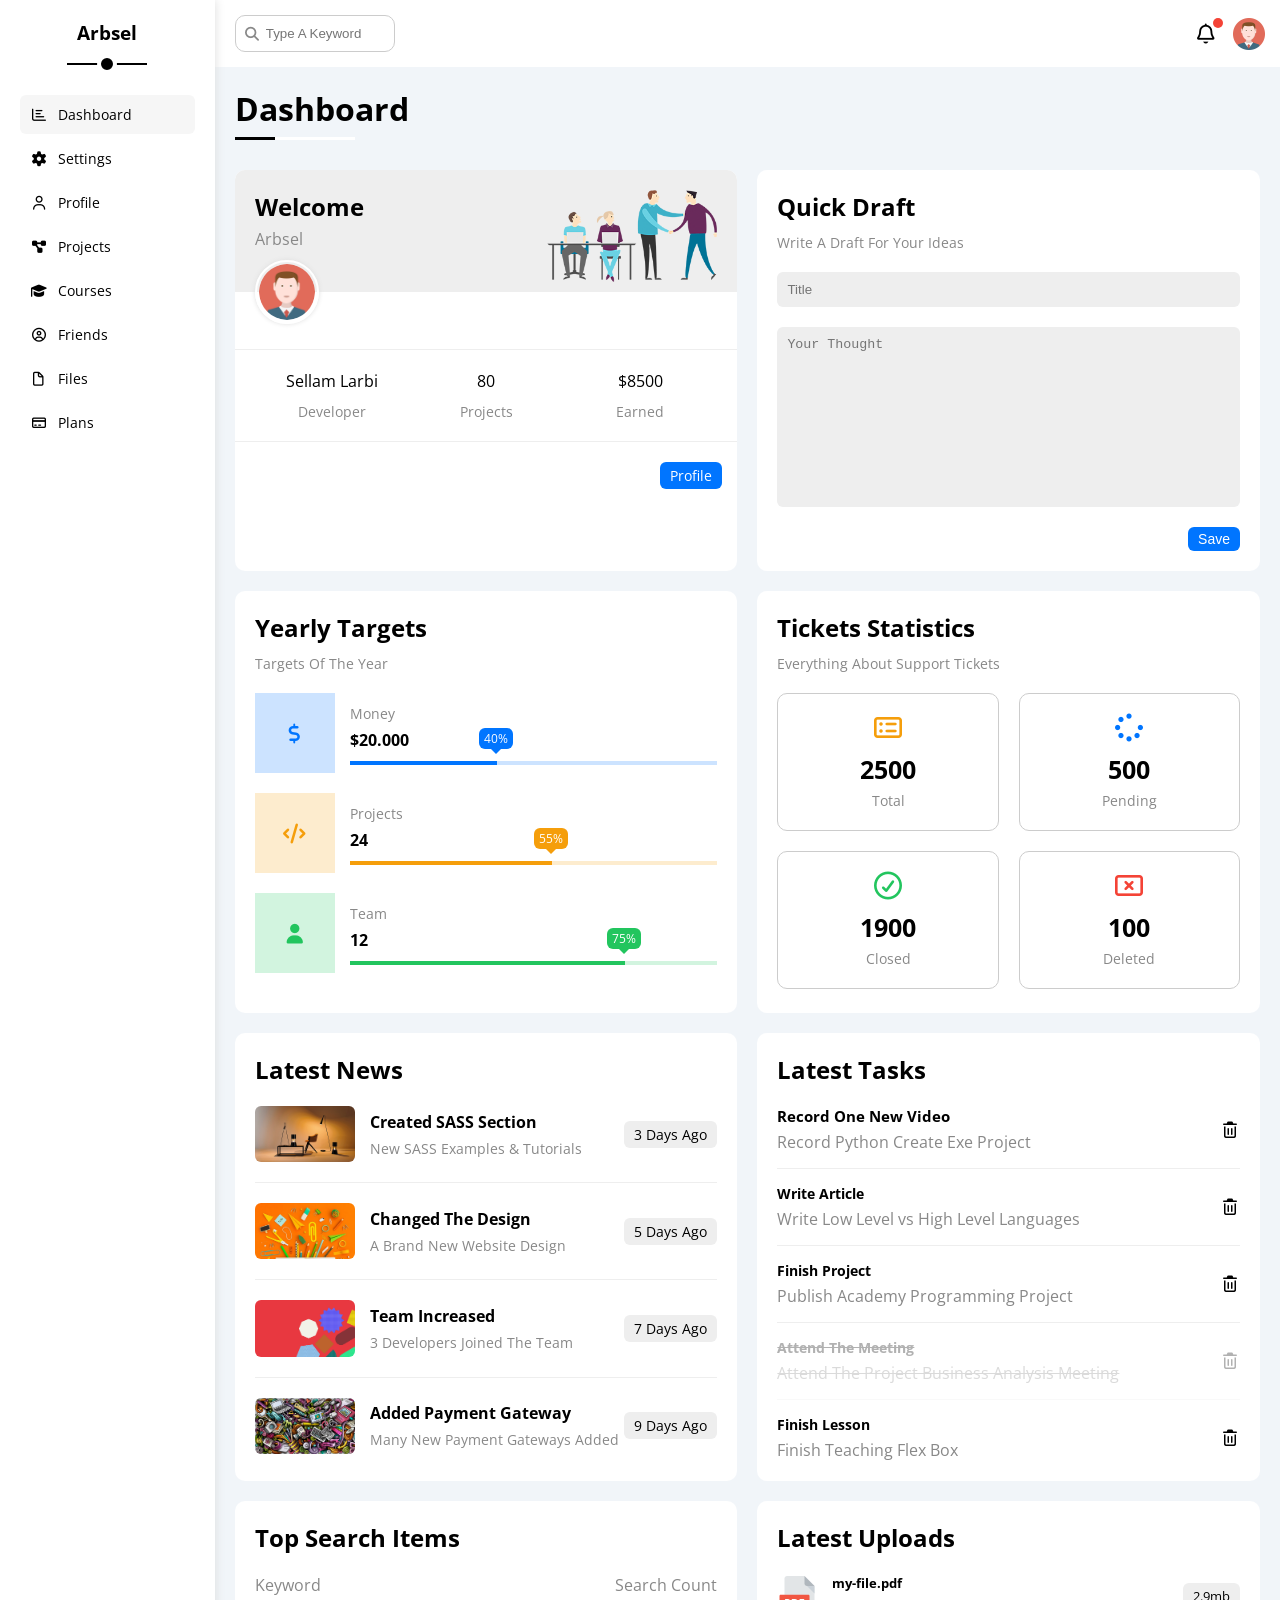
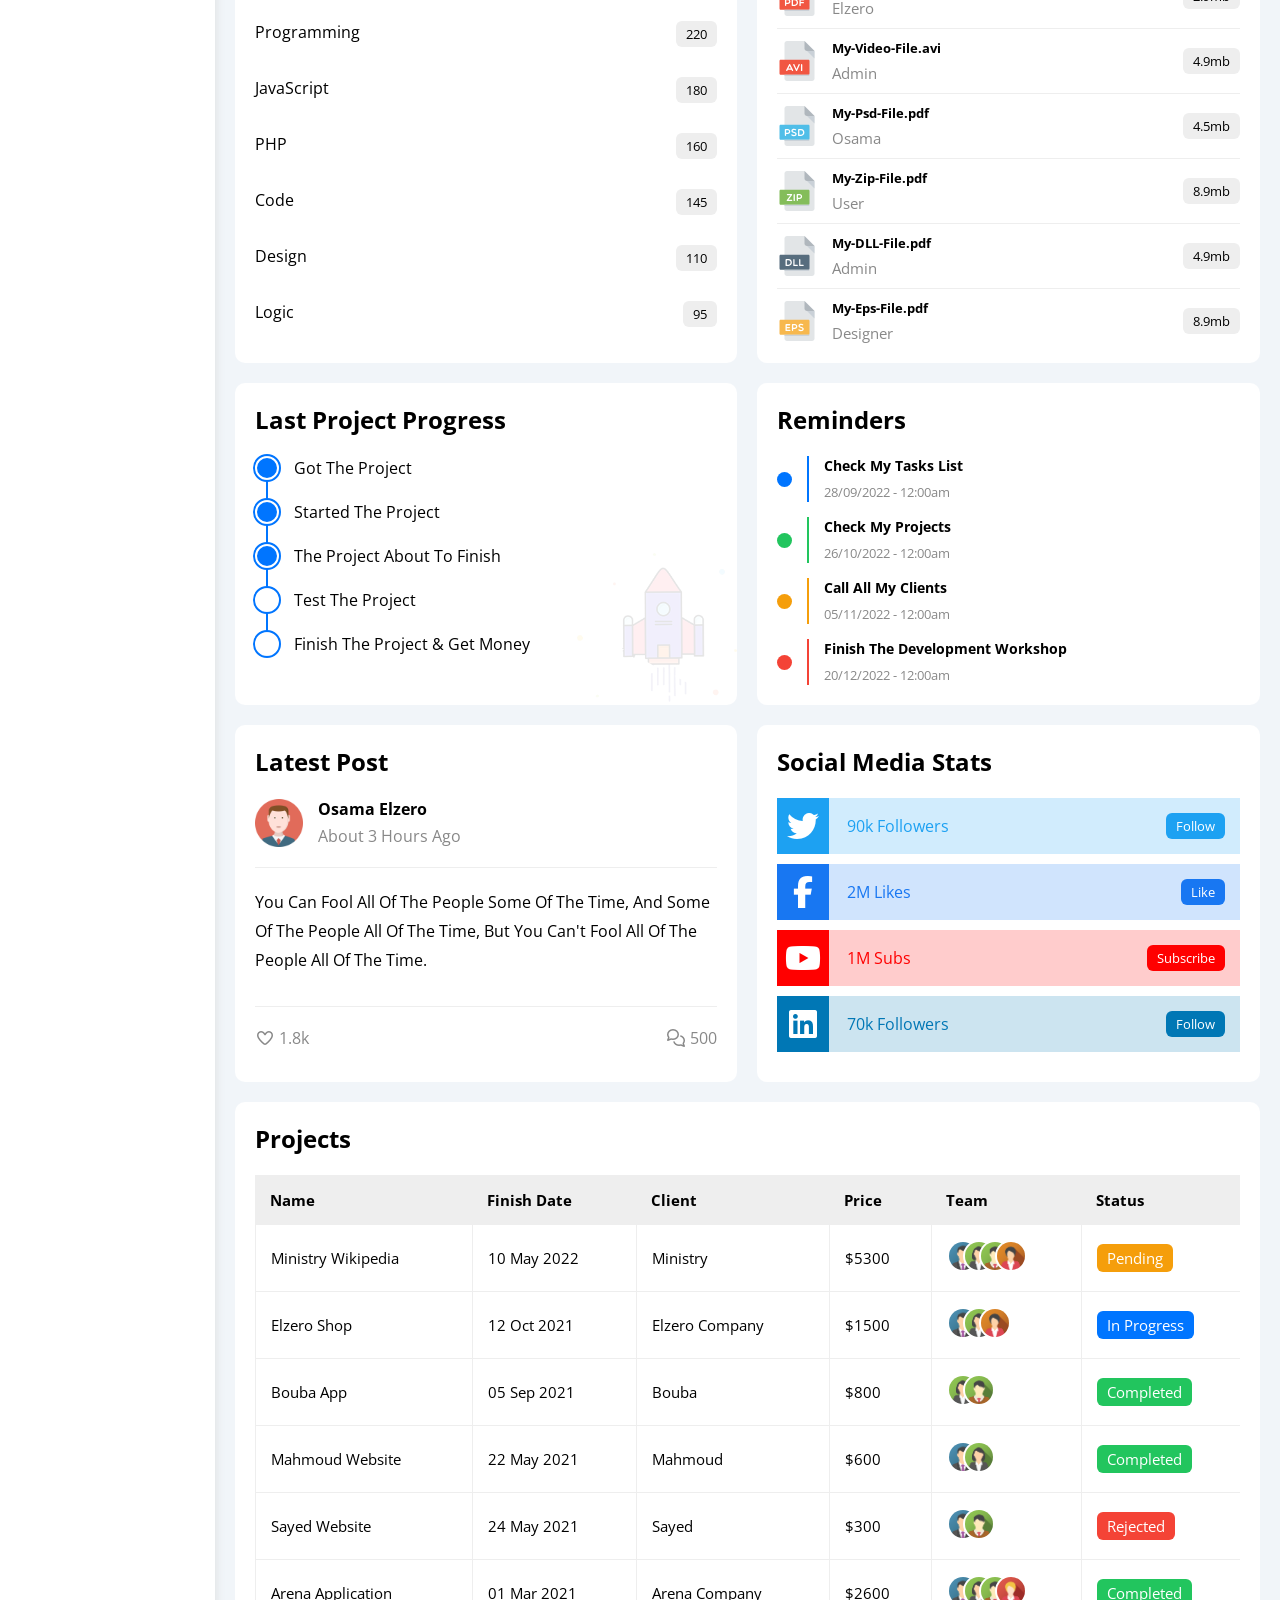
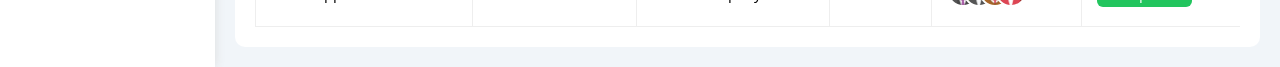
<file: index.html>
<!DOCTYPE html>
<html lang="en">
<head>
    <meta charset="UTF-8">
    <meta name="viewport" content="width=device-width, initial-scale=1.0">
    <title>Dashboard</title>
    <link rel="stylesheet" href="css/all.min.css">    
    <link rel="stylesheet" href="css/framework.css">    
    <link rel="stylesheet" href="css/master.css">
    <link rel="preconnect" href="https://fonts.googleapis.com">
    <link rel="preconnect" href="https://fonts.gstatic.com" crossorigin>
    <link href="https://fonts.googleapis.com/css2?family=Open+Sans:ital,wdth,wght@0,75..100,300..800;1,75..100,300..800&display=swap" rel="stylesheet">
</head>
<body>
    <div class="page d-flex">
        <div class="sidebar bg-white p-20 p-relative">
           <h3 class="p-relative txt-c mt-0">Arbsel</h3>
           <ul>
               <li><a class="active d-flex align-center fs-14 c-black rad-6 p-10" href="index.html"><i class="fa-regular fa-chart-bar fa-fw"></i> <span>Dashboard</span></a></li>
              <li><a class="d-flex align-center fs-14 c-black rad-6 p-10" href="#"><i class="fa-solid fa-gear fa-fw"></i> <span>Settings</span></a></li>
              <li><a class="d-flex align-center fs-14 c-black rad-6 p-10" href="#"><i class="fa-regular fa-user fa-fw"></i> <span>Profile</span></a></li>
              <li><a class="d-flex align-center fs-14 c-black rad-6 p-10" href="#"><i class="fa-solid fa-diagram-project fa-fw"></i> <span>Projects</span></a></li>
              <li><a class="d-flex align-center fs-14 c-black rad-6 p-10" href="#"><i class="fa-solid fa-graduation-cap fa-fw"></i> <span>Courses</span></a></li>
              <li><a class="d-flex align-center fs-14 c-black rad-6 p-10" href="#"><i class="fa-regular fa-circle-user fa-fw"></i> <span>Friends</span></a></li>
              <li><a class="d-flex align-center fs-14 c-black rad-6 p-10" href="#"><i class="fa-regular fa-file fa-fw"></i> <span>Files</span></a></li>
              <li><a class="d-flex align-center fs-14 c-black rad-6 p-10" href="#"><i class="fa-regular fa-credit-card fa-fw"></i> <span>Plans</span></a></li>
           </ul>
        </div>
        <div class="content w-full">
             <!-- start head -->
             <div class="head bg-white p-15 between-flex">
                <div class="search p-relative">
                    <input class="p-10" type="search" placeholder="Type A Keyword" >
                </div>
                <div class="icons d-flex align-center">
                    <span class="notification p-relative"> <i class="fa-regular fa-bell fa-lg"></i></span>
                    <img src="imgs/avatar.png">
                </div>
             </div>
             <!-- end head -->
              <!-- start heading -->
               <h1 class="p-relative">Dashboard</h1>
               <!-- end heading -->
                <div class="wrapper d-grid gap-20">
                    <!-- start welcome widget -->
                    <div class="welcome bg-white rad-10 txt-c-mobile block-mobile">
                        <div class="intro p-20 d-flex space-between bg-eee">
                            <div>
                             <h2 class="m-0">Welcome</h2>
                             <p class="c-gray mt-5">Arbsel</p>
                            </div>
                            <img src="imgs/welcome.png" class="hide-mobile" >
                        </div>
                        <img src="imgs/avatar.png" class="avatar">
                        <div class="body mt-20 mb-20  txt-c d-flex p-20 block-mobile">
                            <div> Sellam Larbi <span class="d-block fs-14 c-gray mt-10">Developer</span></div>
                            <div>80<span class="d-block fs-14 c-gray mt-10">Projects</span></div>
                            <div>$8500<span class="d-block fs-14 c-gray mt-10">Earned</span> </div>
                        </div>
                        <a href="#profile.html" class="visit bg-blue fs-14 d-block w-fit c-white btn-shape">Profile</a>
                    </div> 
                    <!-- end welcome widget -->
                    <!-- start quick draft widget -->
                    <div class="quick-draft p-20 bg-white rad-10">
                        <h2 class="mt-0 mb-10" >Quick Draft</h2>
                        <p class="mt-0 fs-14 mb-20 c-gray" >Write A Draft For Your Ideas</p>
                        <form>
                         <input class="d-block w-full mb-20 rad-6 p-10 bg-eee b-none" type="text" placeholder="Title">
                         <textarea class="d-block w-full mb-20 rad-6 p-10 bg-eee b-none" type="text" placeholder="Your Thought"></textarea>
                         <input  class="save bg-blue b-none fs-14 w-fit d-block fs-14 c-white btn-shape" type="submit" value="Save">                            
                        </form>
                    </div>
                    <!-- end quick draft widget -->
                    <!-- start targets -->
                    <div class="targets p-20 bg-white rad-10">
                        <h2 class="mt-0 mb-10">Yearly Targets</h2>
                        <p class="mt-0 fs-14 mb-20 c-gray">Targets Of The Year</p>
                        <div class="target-row mb-20 blue d-flex align-center">
                            <div class="icon center-flex">
                                <i class="fa-solid fa-dollar-sign fa-lg c-blue"></i>
                            </div>
                            <div class="details">
                                <span class="c-gray fs-14">Money</span>
                                <span class="d-block mt-5 mb-10 fw-bold">$20.000</span>
                                <div class="progress p-relative">
                                    <span class="bg-blue blue" style="width: 40%;"> <span class="bg-blue">40%</span> </span>
                                </div>
                            </div>

                        </div>
                        <div class="target-row mb-20 orange d-flex align-center">
                            <div class="icon center-flex">
                                <i class="fa-solid fa-code fa-lg c-orange"></i>
                            </div>
                            <div class="details">
                                <span class="c-gray fs-14">Projects</span>
                                <span class="d-block mt-5 mb-10 fw-bold">24</span>
                                <div class="progress p-relative">
                                    <span class="bg-orange orange" style="width: 55%;"> <span class="bg-orange">55%</span> </span>
                                </div>
                            </div>
                        </div>
                        <div class="target-row mb-20 green d-flex align-center">
                            <div class="icon center-flex">
                                <i class="fa-solid fa-user fa-lg c-green"></i>
                            </div>
                            <div class="details">
                                <span class="c-gray fs-14">Team</span>
                                <span class="d-block mt-5 mb-10 fw-bold">12</span>
                                <div class="progress p-relative">
                                    <span class="bg-green green" style="width: 75%;"> <span class="bg-green">75%</span> </span>
                                </div>
                            </div>
                        </div>                       
                    </div>
                    <!-- end targets -->
                    <!-- start tickets widget -->
                   <div class="tickets p-20 bg-white rad-10">
                            <h2 class="mt-0 mb-10">Tickets Statistics</h2>
                            <p class="mt-0 fs-14 mb-20 c-gray">Everything About Support Tickets</p>
                            <div class="d-flex f-wrap txt-c gap-20">
                                <div class="box p-20 c-gray rad-10 fs-14">
                                   <i class="fa-regular fa-rectangle-list fa-2x mb-10 c-orange"></i>
                                   <span class="d-block c-black fw-bold fs-25 mb-5">2500</span>
                                   Total
                                </div>
                                <div class="box p-20 c-gray rad-10 fs-14">
                                   <i class="fa-solid fa-spinner fa-2x mb-10 c-blue"></i>
                                   <span  class="d-block c-black fw-bold fs-25 mb-5">500</span>
                                    Pending
                                </div>
                                <div class="box p-20 c-gray rad-10 fs-14">
                                   <i class="fa-regular fa-circle-check fa-2x mb-10 c-green"></i>
                                   <span  class="d-block c-black fw-bold fs-25 mb-5">1900</span>
                                    Closed
                                </div>
                                <div class="box p-20 c-gray rad-10 fs-14">
                                   <i class="fa-regular fa-rectangle-xmark fa-2x mb-10 c-red"></i>
                                   <span  class="d-block c-black fw-bold fs-25 mb-5">100</span>
                                   Deleted
                                </div>                                                                
                            </div>

                   </div>
                    <!-- end tickets widget -->
                    <!-- start lastest news -->
                    <div class="lastest-news p-20 bg-white rad-10 txt-c-mobile ">
                            <h2 class="mt-0 mb-20">Latest News</h2>
                            <div class="news-row d-flex align-center">
                                <img src="imgs/news-01.png" >
                                <div class="info">
                                    <h3>Created SASS Section</h3>
                                    <p class="m-0 fs-14 c-gray">New SASS Examples & Tutorials</p>
                                </div>
                                <div class="btn-shape fs-14 bg-eee label">3 Days Ago</div>
                            </div>
                            <div class="news-row d-flex align-center">
                                <img src="imgs/news-02.png" >
                                <div class="info">
                                    <h3>Changed The Design</h3>
                                    <p class="m-0 fs-14 c-gray">A Brand New Website Design</p>
                                </div>
                                <div class="btn-shape fs-14 bg-eee label">5 Days Ago</div>
                            </div>
                            <div class="news-row d-flex align-center">
                                <img src="imgs/news-03.png" >
                                <div class="info">
                                    <h3>Team Increased</h3>
                                    <p class="m-0 fs-14 c-gray">3 Developers Joined The Team</p>
                                </div>
                                <div class="btn-shape fs-14 bg-eee label">7 Days Ago</div>
                            </div>
                            <div class="news-row d-flex align-center">
                                <img src="imgs/news-04.png" >
                                <div class="info">
                                    <h3>Added Payment Gateway</h3>
                                    <p class="m-0 fs-14 c-gray">Many New Payment Gateways Added</p>
                                </div>
                                <div class="btn-shape fs-14 bg-eee label">9 Days Ago</div>
                            </div>                                                                                    
                    </div>
                    <!-- end lastest news -->
                    <!-- start lastest tasks -->
                    <div class="lastest-tasks p-20 bg-white rad-10">
                        <h2 class="mt-0 mb-20">Latest Tasks</h2>
                        <div class="task-row d-flex between-flex">
                            <div class="info">
                                <h3 class="mt-0 mb-5 fs-15">Record One New Video</h3>
                                <p  class="m-0 c-gray">Record Python Create Exe Project</p>
                            </div>
                            <i class="fa-regular fa-trash-can delete"></i>
                        </div>
                        <div class="task-row d-flex between-flex">
                            <div class="info">
                                <h3 class="mt-0 mb-5 fs-14">Write Article</h3>
                                <p class="m-0 c-gray">Write Low Level vs High Level Languages</p>
                            </div>
                            <i class="fa-regular fa-trash-can delete"></i>
                        </div>
                        <div class="task-row d-flex between-flex">
                            <div class="info">
                                <h3 class="mt-0 mb-5 fs-14">Finish Project</h3>
                                <p class="m-0 c-gray">Publish Academy Programming Project</p>
                            </div>
                            <i class="fa-regular fa-trash-can delete"></i>
                        </div>
                        <div class="task-row d-flex between-flex done">
                            <div class="info">
                                <h3 class="mt-0 mb-5 fs-14">Attend The Meeting</h3>
                                <p class="m-0 c-gray">Attend The Project Business Analysis Meeting</p>
                            </div>
                            <i class="fa-regular fa-trash-can delete"></i>
                        </div>
                        <div class="task-row d-flex between-flex">
                            <div class="info">
                                <h3 class="mt-0 mb-5 fs-14">Finish Lesson</h3>
                                <p class="m-0 c-gray">Finish Teaching Flex Box</p>
                            </div>
                            <i class="fa-regular fa-trash-can delete"></i>
                        </div>                                                                                             
                    </div> 
                    <!-- end lastest tasks -->
                    <!-- start top search word widget -->
                    <div class="search-items p-20 bg-white rad-10">
                        <h2 class="mt-0 mb-20">Top Search Items</h2>
                        <div class="items-head d-flex space-between c-gray mb-10">
                            <div>Keyword</div>
                            <div>Search Count</div>
                        </div>
                        <div class="items d-flex space-between pt-15 pb-15">
                            <span>Programming</span>
                            <span class="bg-eee fs-13 btn-shape">220</span>
                        </div>
                        <div class="items d-flex space-between pt-15 pb-15">
                            <span>JavaScript</span>
                            <span class="bg-eee fs-13 btn-shape">180</span>
                        </div>
                        <div class="items d-flex space-between pt-15 pb-15">
                            <span>PHP</span>
                            <span class="bg-eee fs-13 btn-shape">160</span>
                        </div>
                        <div class="items d-flex space-between pt-15 pb-15">
                            <span>Code</span>
                            <span class="bg-eee fs-13 btn-shape">145</span>
                        </div>
                        <div class="items d-flex space-between pt-15 pb-15">
                            <span>Design</span>
                            <span class="bg-eee fs-13 btn-shape">110</span>
                        </div>
                        <div class="items d-flex space-between pt-15 pb-15">
                            <span>Logic</span>
                            <span class="bg-eee fs-13 btn-shape">95</span>
                        </div>                                                                                                
                    </div>
                    <!-- end top search word widget -->
                    <!-- start Latest Uploads widget -->
                    <div class="latest-uploads p-20 bg-white rad-10">
                            <h2 class="mt-0 mb-20">Latest Uploads</h2>
                            <div class="upload-row d-flex align-center">                     
                                <img src="imgs/pdf.svg" >
                                <div class="info">
                                    <h3>my-file.pdf</h3>
                                    <p class="m-0 fs-15 c-gray">Elzero</p>
                                </div>
                                <div class="btn-shape fs-13 bg-eee label">2.9mb</div>
                            </div>
                            <div class="upload-row d-flex align-center">
                                <img src="imgs/avi.svg" >
                                <div class="info">
                                    <h3>My-Video-File.avi</h3>
                                    <p class="m-0 fs-15 c-gray">Admin</p>
                                </div>
                                <div class="btn-shape fs-13 bg-eee label">4.9mb</div>
                            </div>
                            <div class="upload-row d-flex align-center">
                                <img src="imgs/psd.svg" >
                                <div class="info">
                                    <h3>My-Psd-File.pdf</h3>
                                    <p class="m-0 fs-15 c-gray">Osama</p>
                                </div>
                                <div class="btn-shape fs-13 bg-eee label">4.5mb</div>
                            </div>
                            <div class="upload-row d-flex align-center">
                                <img src="imgs/zip.svg" >
                                <div class="info">
                                    <h3>My-Zip-File.pdf</h3>
                                    <p class="m-0 fs-15 c-gray">User</p>
                                </div>
                                <div class="btn-shape fs-13 bg-eee label">8.9mb</div>
                            </div>   
                            <div class="upload-row d-flex align-center">
                                <img src="imgs/dll.svg" >
                                <div class="info">
                                    <h3>My-DLL-File.pdf</h3>
                                    <p class="m-0 fs-15 c-gray">Admin</p>
                                </div>
                                <div class="btn-shape fs-13 bg-eee label">4.9mb</div>
                            </div>
                            <div class="upload-row d-flex align-center">
                                <img src="imgs/eps.svg" >
                                <div class="info">
                                    <h3>My-Eps-File.pdf</h3>
                                    <p class="m-0 fs-15 c-gray">Designer</p>
                                </div>
                                <div class="btn-shape fs-13 bg-eee label">8.9mb</div>
                            </div>                                                                                                                                         
                    </div>
                    <!-- end Latest Uploads widget -->
                    <!-- start Last Project Progress widget -->
                    <div class="last-project p-20 bg-white rad-10 p-relative">
                     <h2 class="mt-0 mb-20">Last Project Progress</h2>
                     <ul class="m-0 p-relative">
                       <li class="mt-20 d-flex align-center done">Got The Project</li>
                       <li class="mt-20 d-flex align-center done">Started The Project</li>
                       <li class="mt-20 d-flex align-center done">The Project About To Finish</li>
                       <li class="mt-20 d-flex align-center current">Test The Project</li>
                       <li class="mt-20 d-flex align-center">Finish The Project & Get Money</li>
                     </ul>
                     <img class="hide-mobile" src="imgs/project.png" />
                    </div>
                    <!-- end Last Project Progress widget -->
                    <!-- start reminders widget --> 
                     <div class="reminders p-20 bg-white rad-10">
                        <h2 class="mt-0 mb-20">Reminders</h2>
                        <ul class="m-0">
                            <li class="d-flex align-center mt-15">
                                <span class="key bg-blue mr-15 d-block rad-half"></span>
                                <div class="pl-15 blue">
                                    <p class="fs-14 fw-bold mt-0 mb-5">Check My Tasks List </p>
                                    <span class="c-gray fs-13">28/09/2022 - 12:00am</span>
                                </div>
                            </li>
                            <li class="d-flex align-center mt-15">
                                <span class="key bg-green mr-15 d-block rad-half"></span>
                                <div class="pl-15 green">
                                    <p class="fs-14 fw-bold mt-0 mb-5">Check My Projects</p>
                                    <span class="c-gray fs-13">26/10/2022 - 12:00am</span>
                                </div>
                            </li>
                            <li class="d-flex align-center mt-15">
                                <span class="key bg-orange mr-15 d-block rad-half"></span>
                                <div class="pl-15 orange">
                                    <p class="fs-14 fw-bold mt-0 mb-5">Call All My Clients</p>
                                    <span class="c-gray fs-13">05/11/2022 - 12:00am</span>
                                </div>
                            </li>
                            <li class="d-flex align-center mt-15">
                                <span class="key bg-red mr-15 d-block rad-half"></span>
                                <div class="pl-15 red">
                                    <p class="fs-14 fw-bold mt-0 mb-5">Finish The Development Workshop</p>
                                    <span class="c-gray fs-13">20/12/2022 - 12:00am</span>
                                </div>
                            </li>                                                                                    
                        </ul>

                     </div>
                    <!-- end reminders widget --> 
                    <!--start Latest Post widget  -->
                    <div class="latest-post p-20 bg-white rad-10">
                        <h2 class="mt-0 mb-20">Latest Post</h2>
                        <div class="top d-flex align-center">
                            <img  class="avatar mr-15" src="imgs/avatar.png">
                            <div class="info ">
                                <span class="d-block mb-5 fw-bold">Osama Elzero</span>
                                <span class="c-gray">About 3 Hours Ago</span>
                            </div>
                        </div>
                        <div class="post-content txt-c-mobile pt-20 pb-20 mb-20 mt-20">You can fool all of the people some of the time, and some of the people all of the time, but you can't fool all of the people all of the time.</div>
                        <div class="post-stats between-flex c-gray">
                            <div>
                                <i class="fa-regular fa-heart"></i>
                                <span>1.8k</span>
                            </div>
                            <div>
                                <i class="fa-regular fa-comments"></i>
                                <span>500</span>
                            </div>
                        </div>
                    </div>
                    <!--start Latest Post widget  -->
                    <!-- start Social Media Stats widget -->
                     <div class="social-media p-20 bg-white rad-10">
                       <h2 class="mt-0 mb-20">Social Media Stats</h2>
                       <div class="box twitter p-15 mb-10 between-flex p-relative">
                         <i class="fa-brands fa-twitter fa-2x c-white h-full center-flex"></i>
                         <span>90k Followers</span>
                         <a class="fs-13 c-white btn-shape" href="#">Follow</a>
                       </div>
                       <div class="box facebook p-15 mb-10 between-flex p-relative">
                         <i class="fa-brands fa-facebook-f fa-2x c-white h-full center-flex"></i>
                         <span>2M Likes</span>
                         <a class="fs-13 c-white btn-shape" href="#">Like</a>
                       </div>
                       <div class="box youtube p-15 mb-10 between-flex p-relative">
                         <i class="fa-brands fa-youtube fa-2x c-white h-full center-flex"></i>
                         <span>1M Subs</span>
                         <a class="fs-13 c-white btn-shape" href="#">Subscribe</a>
                       </div>
                       <div class="box linkedin p-15 mb-10 between-flex p-relative">
                         <i class="fa-brands fa-linkedin fa-2x c-white h-full center-flex"></i>
                         <span>70k Followers</span>
                         <a class="fs-13 c-white btn-shape" href="#">Follow</a>
                       </div>                                                                     
                     </div>
                    <!-- end Social Media Stats widget -->
                </div>
               <!--start project widget  -->
                <div class="projects p-20 bg-white rad-10 m-20">
                 <h2 class="mt-0 mb-20">Projects</h2>
                 <div class="responsive-table ">
                 <table class="w-full fs-15">
                    <thead >
                        <tr>
                            <td>Name</td>
                            <td>Finish Date</td>
                            <td>Client</td>
                            <td>Price</td>
                            <td>Team</td>
                            <td>Status</td>
                        </tr>
                    </thead>
                    <tbody>
                        <tr>
                            <td>Ministry Wikipedia</td>
                            <td>10 May 2022</td>
                            <td>Ministry</td>
                            <td>$5300</td>
                            <td>
                                <img src="imgs/team-01.png" >
                                <img src="imgs/team-02.png" >
                                <img src="imgs/team-03.png" >
                                <img src="imgs/team-04.png" >
                            </td>
                            <td ><span class="btn-shape c-white bg-orange">Pending</span></td>
                        </tr>
                        <tr>
                            <td>Elzero Shop</td>
                            <td>12 Oct 2021</td>
                            <td>Elzero Company</td>
                            <td>$1500</td>
                            <td>
                                <img src="imgs/team-01.png" >
                                <img src="imgs/team-02.png" >
                                <img src="imgs/team-04.png" >                                
                            </td>
                            <td ><span class="btn-shape c-white bg-blue">In Progress</span></td>
                        </tr>
                        <tr>
                            <td>Bouba App</td>
                            <td>05 Sep 2021</td>
                            <td>Bouba</td>
                            <td>$800</td>
                            <td>
                                <img src="imgs/team-02.png" >
                                <img src="imgs/team-03.png" >                               
                            </td>
                            <td ><span class="btn-shape c-white bg-green">Completed</span></td>
                        </tr>
                        <tr>
                            <td>Mahmoud Website</td>
                            <td>22 May 2021</td>
                            <td>Mahmoud</td>
                            <td>$600</td>
                            <td>
                                <img src="imgs/team-01.png" >
                                <img src="imgs/team-02.png" >                               
                            </td>
                            <td ><span class="btn-shape c-white bg-green">Completed</span></td>
                        </tr>
                        <tr>
                            <td>Sayed Website</td>
                            <td>24 May 2021</td>
                            <td>Sayed</td>
                            <td>$300</td>
                            <td>
                                <img src="imgs/team-01.png" >
                                <img src="imgs/team-03.png" >                               
                            </td>
                            <td><span  class="btn-shape c-white bg-red">Rejected</span></td>
                        </tr>
                        <tr>
                            <td>Arena Application</td>
                            <td>01 Mar 2021</td>
                            <td>Arena Company</td>
                            <td>$2600</td>
                            <td>
                                <img src="imgs/team-01.png" >
                                <img src="imgs/team-02.png" >
                                <img src="imgs/team-03.png" >
                                <img src="imgs/team-05.png" >                                
                            </td>
                            <td> <span class="btn-shape c-white bg-green">Completed</span></td>
                        </tr>                                                                                                                       
                    </tbody>
                  </table>                    
                 </div>

                        

               </div>
                <!--end project widget  --> 
        </div>
    </div>
</body>
</html>
</file>
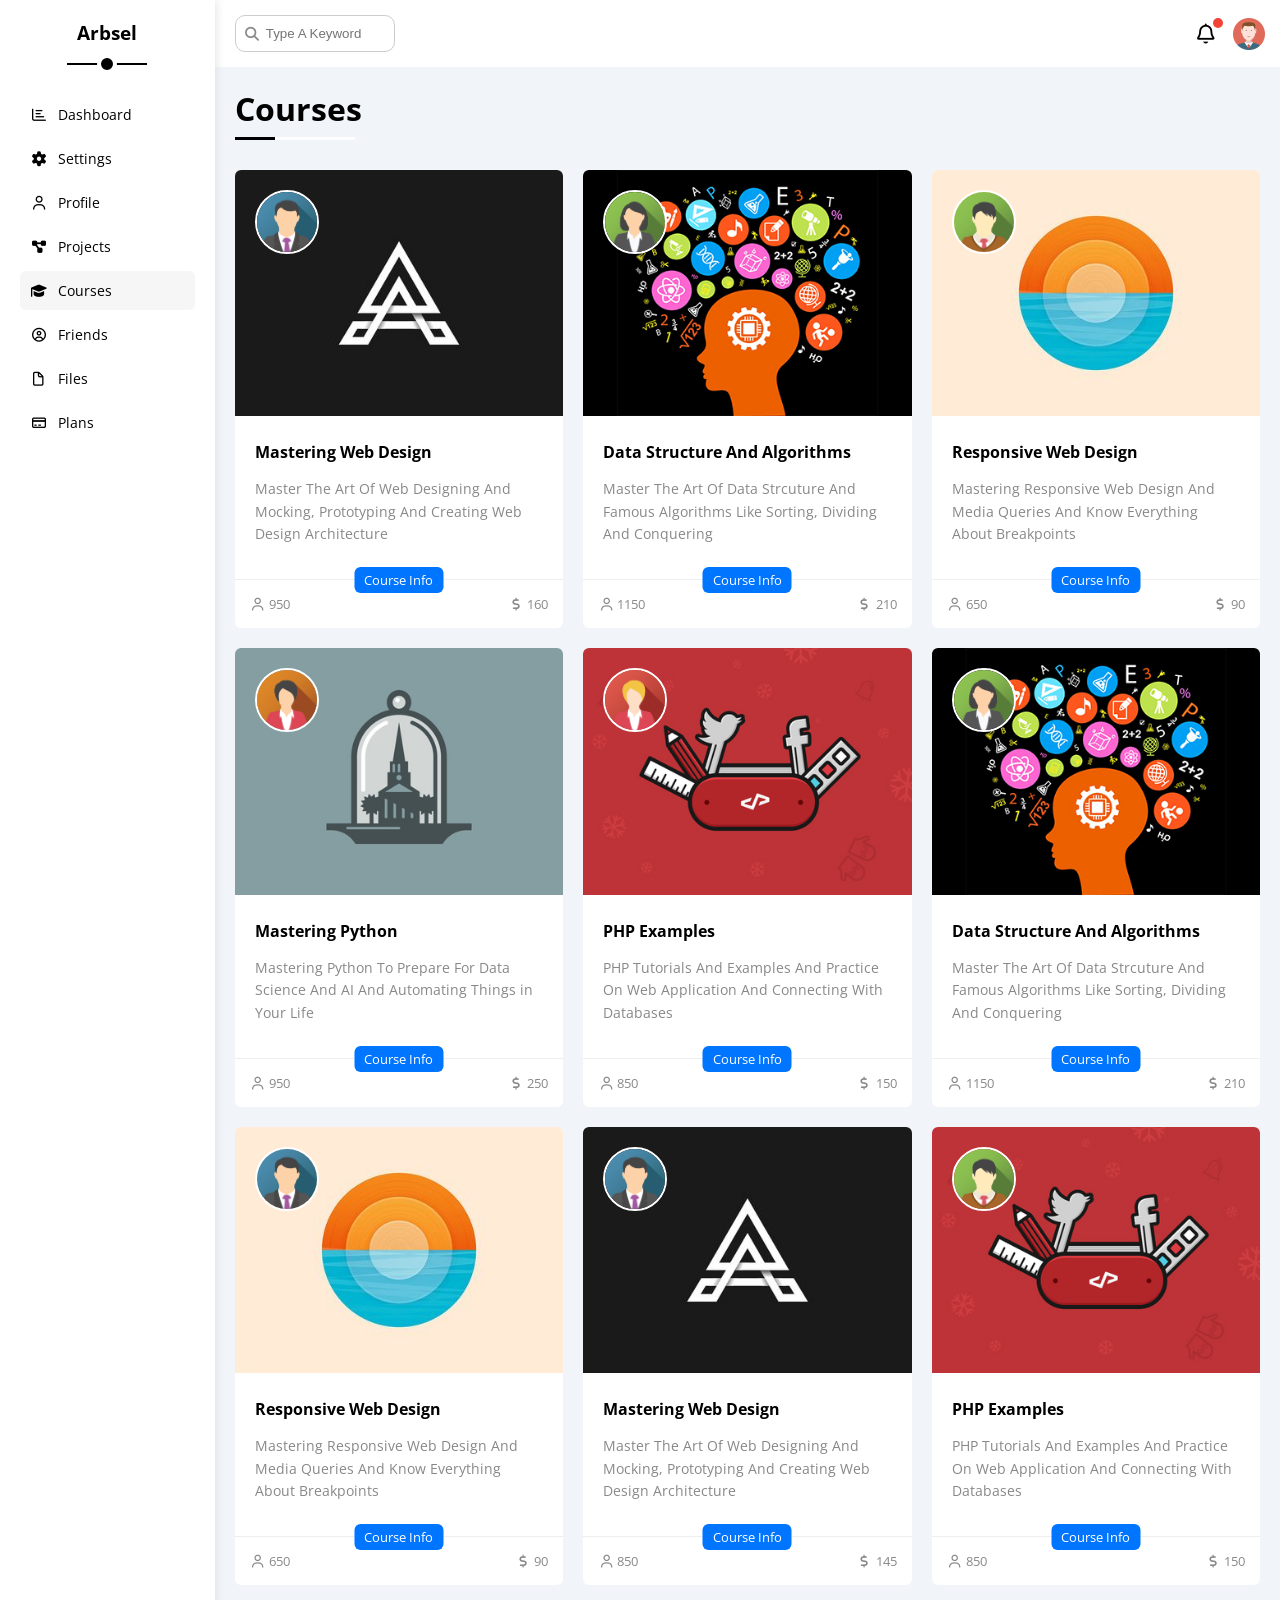
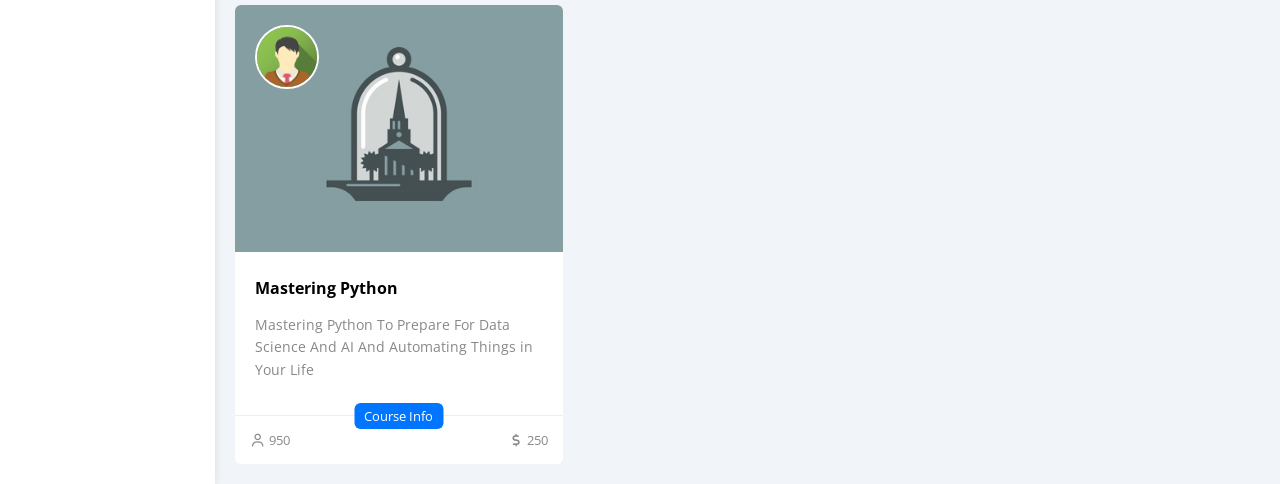
<file: courses.html>
<!DOCTYPE html>
<html lang="en">
<head>
    <meta charset="UTF-8">
    <meta name="viewport" content="width=device-width, initial-scale=1.0">
    <title>Courses</title>
    <link rel="stylesheet" href="css/all.min.css">    
    <link rel="stylesheet" href="css/framework.css">    
    <link rel="stylesheet" href="css/master.css">
    <link rel="preconnect" href="https://fonts.googleapis.com">
    <link rel="preconnect" href="https://fonts.gstatic.com" crossorigin>
    <link href="https://fonts.googleapis.com/css2?family=Open+Sans:ital,wdth,wght@0,75..100,300..800;1,75..100,300..800&display=swap" rel="stylesheet">      
</head>
<body>
   <div class="page d-flex">
     <div class="sidebar bg-white p-20 p-relative">
      <h3 class="p-relative txt-c mt-0">Arbsel</h3>
      <ul>
       <li><a class="d-flex align-center fs-14 c-black rad-6 p-10" href="index.html"><i class="fa-regular fa-chart-bar fa-fw"></i> <span>Dashboard</span></a></li>
       <li><a class=" d-flex align-center fs-14 c-black rad-6 p-10" href="#settings.html"><i class="fa-solid fa-gear fa-fw"></i> <span>Settings</span></a></li>
       <li><a class=" d-flex align-center fs-14 c-black rad-6 p-10" href="#profile.html"><i class="fa-regular fa-user fa-fw"></i> <span>Profile</span></a></li>
       <li><a class=" d-flex align-center fs-14 c-black rad-6 p-10" href="#projects.html"><i class="fa-solid fa-diagram-project fa-fw"></i> <span>Projects</span></a></li>
       <li><a class="active d-flex align-center fs-14 c-black rad-6 p-10" href="#courses.html"><i class="fa-solid fa-graduation-cap fa-fw"></i> <span>Courses</span></a></li>
       <li><a class="d-flex align-center fs-14 c-black rad-6 p-10" href="#"><i class="fa-regular fa-circle-user fa-fw"></i> <span>Friends</span></a></li>
       <li><a class="d-flex align-center fs-14 c-black rad-6 p-10" href="#"><i class="fa-regular fa-file fa-fw"></i> <span>Files</span></a></li>
       <li><a class="d-flex align-center fs-14 c-black rad-6 p-10" href="#"><i class="fa-regular fa-credit-card fa-fw"></i> <span>Plans</span></a></li>
      </ul>
     </div> 
     <div class="content w-full">
           <!-- start head -->
           <div class="head bg-white p-15 between-flex">
                <div class="search p-relative">
                    <input class="p-10" type="search" placeholder="Type A Keyword" >
                </div>
                <div class="icons d-flex align-center">
                    <span class="notification p-relative"> <i class="fa-regular fa-bell fa-lg"></i></span>
                    <img src="imgs/avatar.png">
                </div>
           </div>
           <!-- end head -->        
           <!-- start heading -->
           <h1 class="p-relative">Courses</h1>
           <!-- end heading -->
            <div class="courses-page d-grid gap-20 m-20">
                <div class="course bg-white rad-6 p-relative">
                    <img class="cover" src="imgs/course-01.jpg">
                    <img class="instractor" src="imgs/team-01.png">   
                    <div class="p-20">
                        <h4 class="m-0">Mastering Web Design</h4>
                        <p class="description c-gray mt-15 fs-14">Master The Art Of Web Designing And Mocking, Prototyping And Creating Web Design Architecture</p>
                    </div> 
                    <div class="info p-15 p-relative between-flex">
                        <span class="title bg-blue c-white btn-shape">Course Info</span>
                        <span class="c-gray">
                            <i class="fa-regular fa-user"></i>
                            950
                        </span>
                        <span class="c-gray">
                            <i class="fa-solid fa-dollar-sign"></i>
                            160
                        </span>
                    </div>                

                </div>
                <div class="course bg-white rad-6 p-relative">
                    <img class="cover" src="imgs/course-02.jpg">
                    <img class="instractor" src="imgs/team-02.png">   
                    <div class="p-20">
                        <h4 class="m-0">Data Structure And Algorithms</h4>
                        <p class="description c-gray mt-15 fs-14">Master The Art Of Data Strcuture And Famous Algorithms Like Sorting, Dividing And Conquering</p>
                    </div> 
                    <div class="info p-15 p-relative between-flex">
                        <span class="title bg-blue c-white btn-shape">Course Info</span>
                        <span class="c-gray">
                            <i class="fa-regular fa-user"></i>
                            1150
                        </span>
                        <span class="c-gray">
                            <i class="fa-solid fa-dollar-sign"></i>
                            210
                        </span>
                    </div>                
                </div>
                <div class="course bg-white rad-6 p-relative">
                    <img class="cover" src="imgs/course-03.jpg">
                    <img class="instractor" src="imgs/team-03.png">   
                    <div class="p-20">
                        <h4 class="m-0">Responsive Web Design</h4>
                        <p class="description c-gray mt-15 fs-14">Mastering Responsive Web Design And Media Queries And Know Everything About Breakpoints</p>
                    </div> 
                    <div class="info p-15 p-relative between-flex">
                        <span class="title bg-blue c-white btn-shape">Course Info</span>
                        <span class="c-gray">
                            <i class="fa-regular fa-user"></i>
                            650
                        </span>
                        <span class="c-gray">
                            <i class="fa-solid fa-dollar-sign"></i>
                            90
                        </span>
                    </div>                
                </div>
                <div class="course bg-white rad-6 p-relative">
                    <img class="cover" src="imgs/course-04.jpg">
                    <img class="instractor" src="imgs/team-04.png">   
                    <div class="p-20">
                        <h4 class="m-0">Mastering Python</h4>
                        <p class="description c-gray mt-15 fs-14">Mastering Python To Prepare For Data Science And AI And Automating Things in Your Life</p>
                    </div> 
                    <div class="info p-15 p-relative between-flex">
                        <span class="title bg-blue c-white btn-shape">Course Info</span>
                        <span class="c-gray">
                            <i class="fa-regular fa-user"></i>
                            950
                        </span>
                        <span class="c-gray">
                            <i class="fa-solid fa-dollar-sign"></i>
                            250
                        </span>
                    </div>                
                </div>
                <div class="course bg-white rad-6 p-relative">
                    <img class="cover" src="imgs/course-05.jpg">
                    <img class="instractor" src="imgs/team-05.png">   
                    <div class="p-20">
                        <h4 class="m-0">PHP Examples</h4>
                        <p class="description c-gray mt-15 fs-14">PHP Tutorials And Examples And Practice On Web Application And Connecting With Databases</p>
                    </div> 
                    <div class="info p-15 p-relative between-flex">
                        <span class="title bg-blue c-white btn-shape">Course Info</span>
                        <span class="c-gray">
                            <i class="fa-regular fa-user"></i>
                            850
                        </span>
                        <span class="c-gray">
                            <i class="fa-solid fa-dollar-sign"></i>
                            150
                        </span>
                    </div>                
                </div>
                <div class="course bg-white rad-6 p-relative">
                    <img class="cover" src="imgs/course-02.jpg">
                    <img class="instractor" src="imgs/team-02.png">   
                    <div class="p-20">
                        <h4 class="m-0">Data Structure And Algorithms</h4>
                        <p class="description c-gray mt-15 fs-14">Master The Art Of Data Strcuture And Famous Algorithms Like Sorting, Dividing And Conquering</p>
                    </div> 
                    <div class="info p-15 p-relative between-flex">
                        <span class="title bg-blue c-white btn-shape">Course Info</span>
                        <span class="c-gray">
                            <i class="fa-regular fa-user"></i>
                            1150
                        </span>
                        <span class="c-gray">
                            <i class="fa-solid fa-dollar-sign"></i>
                            210
                        </span>
                    </div>                
                </div>
                <div class="course bg-white rad-6 p-relative">
                    <img class="cover" src="imgs/course-03.jpg">
                    <img class="instractor" src="imgs/team-01.png">   
                    <div class="p-20">
                        <h4 class="m-0">Responsive Web Design</h4>
                        <p class="description c-gray mt-15 fs-14">Mastering Responsive Web Design And Media Queries And Know Everything About Breakpoints</p>
                    </div> 
                    <div class="info p-15 p-relative between-flex">
                        <span class="title bg-blue c-white btn-shape">Course Info</span>
                        <span class="c-gray">
                            <i class="fa-regular fa-user"></i>
                            650
                        </span>
                        <span class="c-gray">
                            <i class="fa-solid fa-dollar-sign"></i>
                            90
                        </span>
                    </div>                
                </div>
                <div class="course bg-white rad-6 p-relative">
                    <img class="cover" src="imgs/course-01.jpg">
                    <img class="instractor" src="imgs/team-01.png">   
                    <div class="p-20">
                        <h4 class="m-0">Mastering Web Design</h4>
                        <p class="description c-gray mt-15 fs-14">Master The Art Of Web Designing And Mocking, Prototyping And Creating Web Design Architecture</p>
                    </div> 
                    <div class="info p-15 p-relative between-flex">
                        <span class="title bg-blue c-white btn-shape">Course Info</span>
                        <span class="c-gray">
                            <i class="fa-regular fa-user"></i>
                            850
                        </span>
                        <span class="c-gray">
                            <i class="fa-solid fa-dollar-sign"></i>
                            145
                        </span>
                    </div>                
                </div>
                <div class="course bg-white rad-6 p-relative">
                    <img class="cover" src="imgs/course-05.jpg">
                    <img class="instractor" src="imgs/team-03.png">   
                    <div class="p-20">
                        <h4 class="m-0">PHP Examples</h4>
                        <p class="description c-gray mt-15 fs-14">PHP Tutorials And Examples And Practice On Web Application And Connecting With Databases</p>
                    </div> 
                    <div class="info p-15 p-relative between-flex">
                        <span class="title bg-blue c-white btn-shape">Course Info</span>
                        <span class="c-gray">
                            <i class="fa-regular fa-user"></i>
                            850
                        </span>
                        <span class="c-gray">
                            <i class="fa-solid fa-dollar-sign"></i>
                            150
                        </span>
                    </div>                
                </div>
                <div class="course bg-white rad-6 p-relative">
                    <img class="cover" src="imgs/course-04.jpg">
                    <img class="instractor" src="imgs/team-03.png">   
                    <div class="p-20">
                        <h4 class="m-0">Mastering Python</h4>
                        <p class="description c-gray mt-15 fs-14">Mastering Python To Prepare For Data Science And AI And Automating Things in Your Life</p>
                    </div> 
                    <div class="info p-15 p-relative between-flex">
                        <span class="title bg-blue c-white btn-shape">Course Info</span>
                        <span class="c-gray">
                            <i class="fa-regular fa-user"></i>
                            950
                        </span>
                        <span class="c-gray">
                            <i class="fa-solid fa-dollar-sign"></i>
                            250
                        </span>
                    </div>                
                </div>                 
            </div>                                                                                           
     </div>
   </div>         
    
</body>
</html>
</file>
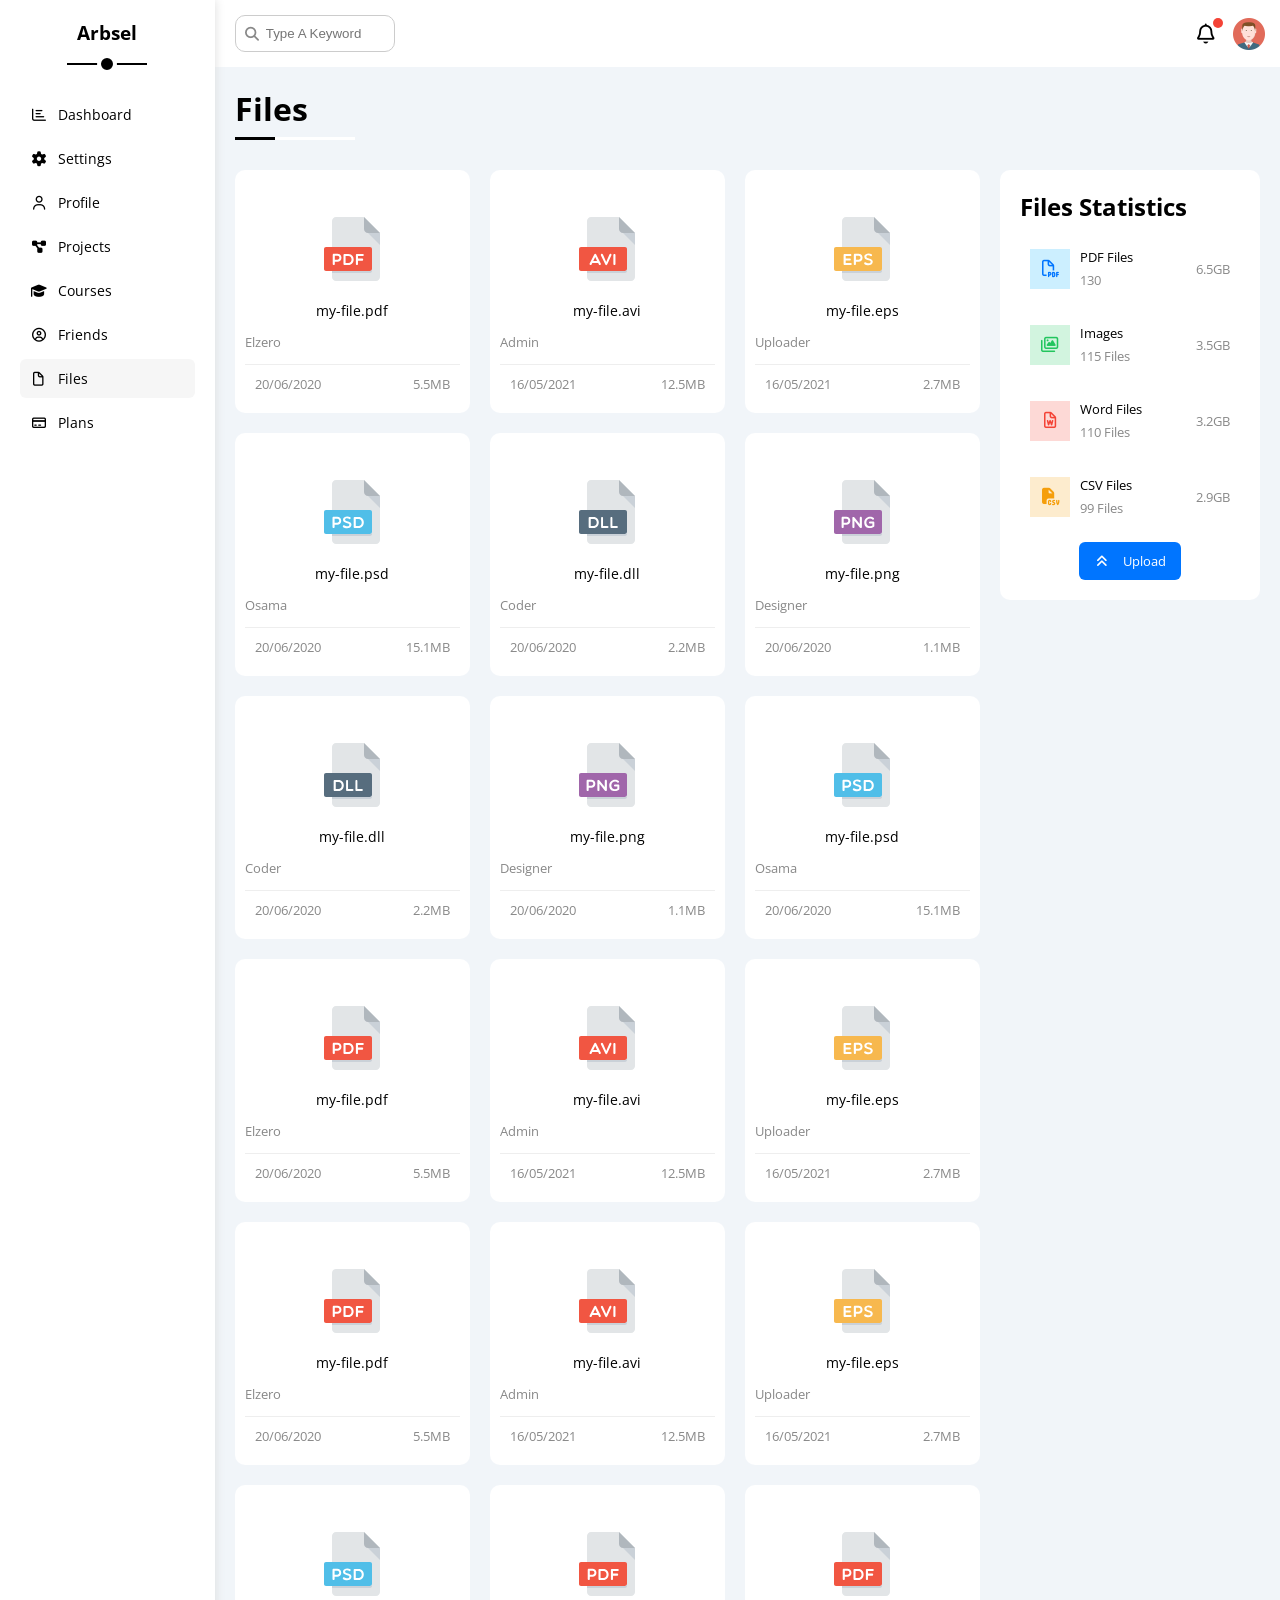
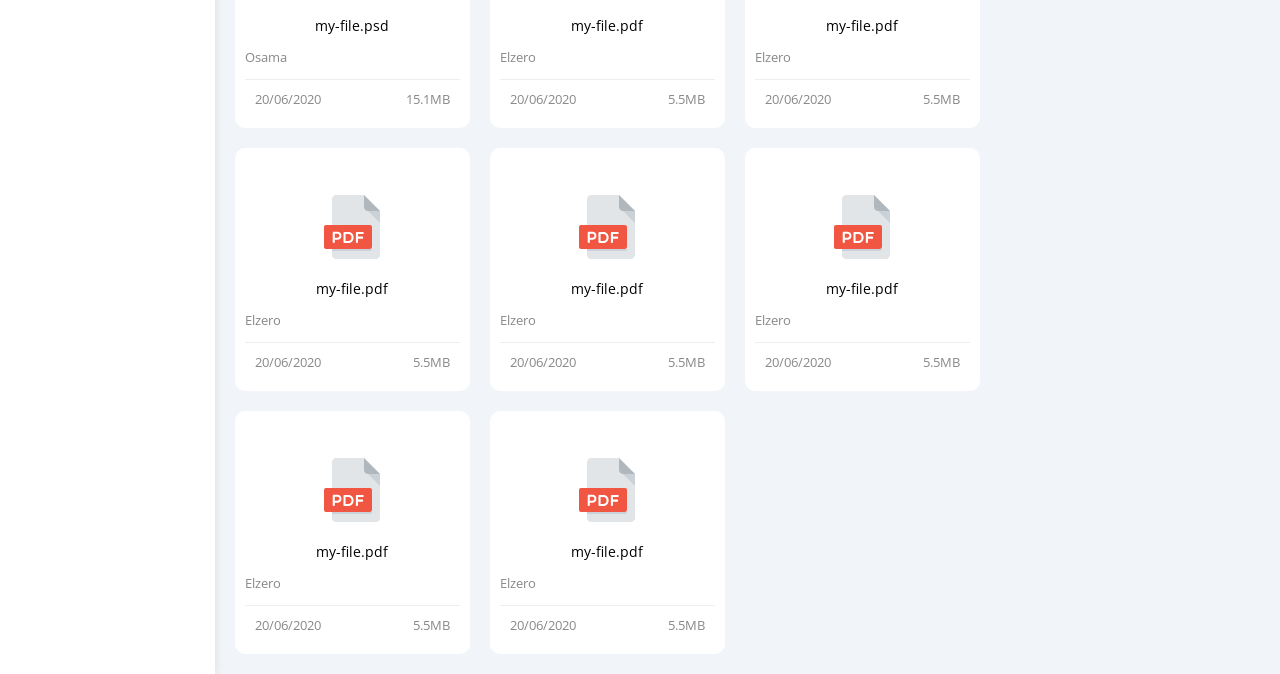
<file: files.html>
<!DOCTYPE html>
<html lang="en">
<head>
    <meta charset="UTF-8">
    <meta name="viewport" content="width=device-width, initial-scale=1.0">
    <title>Friends</title>
    <link rel="stylesheet" href="css/all.min.css">    
    <link rel="stylesheet" href="css/framework.css">    
    <link rel="stylesheet" href="css/master.css">
    <link rel="preconnect" href="https://fonts.googleapis.com">
    <link rel="preconnect" href="https://fonts.gstatic.com" crossorigin>
    <link href="https://fonts.googleapis.com/css2?family=Open+Sans:ital,wdth,wght@0,75..100,300..800;1,75..100,300..800&display=swap" rel="stylesheet">        
</head>
<body>
   <div class="page d-flex">
     <div class="sidebar bg-white p-20 p-relative">
      <h3 class="p-relative txt-c mt-0">Arbsel</h3>
      <ul>
       <li><a class="d-flex align-center fs-14 c-black rad-6 p-10" href="index.html"><i class="fa-regular fa-chart-bar fa-fw"></i> <span>Dashboard</span></a></li>
       <li><a class=" d-flex align-center fs-14 c-black rad-6 p-10" href="#settings.html"><i class="fa-solid fa-gear fa-fw"></i> <span>Settings</span></a></li>
       <li><a class=" d-flex align-center fs-14 c-black rad-6 p-10" href="#profile.html"><i class="fa-regular fa-user fa-fw"></i> <span>Profile</span></a></li>
       <li><a class=" d-flex align-center fs-14 c-black rad-6 p-10" href="#projects.html"><i class="fa-solid fa-diagram-project fa-fw"></i> <span>Projects</span></a></li>
       <li><a class=" d-flex align-center fs-14 c-black rad-6 p-10" href="#courses.html"><i class="fa-solid fa-graduation-cap fa-fw"></i> <span>Courses</span></a></li>
       <li><a class=" d-flex align-center fs-14 c-black rad-6 p-10" href="#friends.html"><i class="fa-regular fa-circle-user fa-fw"></i> <span>Friends</span></a></li>
       <li><a class="active d-flex align-center fs-14 c-black rad-6 p-10" href="#files.html"><i class="fa-regular fa-file fa-fw"></i> <span>Files</span></a></li>
       <li><a class="d-flex align-center fs-14 c-black rad-6 p-10" href="#"><i class="fa-regular fa-credit-card fa-fw"></i> <span>Plans</span></a></li>
      </ul>
     </div> 
     <div class="content w-full">
           <!-- start head -->
           <div class="head bg-white p-15 between-flex">
                <div class="search p-relative">
                    <input class="p-10" type="search" placeholder="Type A Keyword" >
                </div>
                <div class="icons d-flex align-center">
                    <span class="notification p-relative"> <i class="fa-regular fa-bell fa-lg"></i></span>
                    <img src="imgs/avatar.png">
                </div>
           </div>
           <!-- end head -->        
           <!-- start heading -->
           <h1 class="p-relative">Files</h1>
           <!-- end heading -->
            <div class="files-page d-flex gap-20 m-20">
                <div class="files-stats p-20 bg-white rad-10">
                    <h2 class="mt-0 mb-15 txt-c-mobile">Files Statistics</h2>
                    <div class="d-flex align-center border-eee p-10 rad-6 mb-15 fs-13">
                        <i class="fa-regular fa-file-pdf fa-lg blue center-flex c-blue icon"></i>
                        <div class="info">
                            <span>PDF Files</span>
                            <span class="d-block c-gray mt-5">130</span>
                        </div>
                        <div class="size c-gray">6.5GB</div>
                    </div>
                    <div class="d-flex align-center border-eee p-10 rad-6 mb-15 fs-13">
                        <i class="fa-regular fa-images fa-lg green center-flex c-green icon"></i>
                        <div class="info">
                            <span>Images</span>
                            <span class="d-block c-gray mt-5">115 Files</span>
                        </div>
                        <div class="size c-gray">3.5GB</div>
                    </div>
                    <div class="d-flex align-center border-eee p-10 rad-6 mb-15 fs-13">
                        <i class="fa-regular fa-file-word fa-lg red center-flex c-red icon"></i>
                        <div class="info">
                            <span>Word Files</span>
                            <span class="d-block c-gray mt-5">110 Files</span>
                        </div>
                        <div class="size c-gray">3.2GB</div>
                    </div>
                    <div class="d-flex align-center border-eee p-10 rad-6 mb-15 fs-13">
                        <i class="fa-solid fa-file-csv fa-lg orange center-flex c-orange icon"></i>
                        <div class="info">
                            <span>CSV Files</span>
                            <span class="d-block c-gray mt-5">99 Files</span>
                        </div>
                        <div class="size c-gray">2.9GB</div>
                    </div>  
                    <a class="upload bg-blue c-white d-block w-fit fs-13 rad-6" href="#">
                        <i class="fa-solid fa-angles-up mr-10"></i>
                        Upload
                    </a>                                      
                </div>
                <div class="files-content d-grid gap-20">
                    <div class="file bg-white p-10 rad-10">
                        <i class="fa-solid fa-dowmload c-gray p-absolute"></i>
                         <div class="icon txt-c">
                        <img src="imgs/pdf.svg" class=" mt-15 mb-15">                            
                         </div>
                        <div class="txt-c mb-10 fs-14">my-file.pdf</div>
                        <p class="c-gray fs-13">Elzero</p>
                        <div class="info between-flex mt-10 p-10 fs-13 c-gray">
                            <span>20/06/2020</span>
                            <span>5.5MB</span>
                        </div>
                    </div>
                    <div class="file bg-white p-10 rad-10">
                        <i class="fa-solid fa-dowmload c-gray p-absolute"></i>
                        <div class="icon txt-c">
                         <img src="imgs/avi.svg" class=" mt-15 mb-15">                            
                        </div>
                        <div class="txt-c mb-10 fs-14">my-file.avi</div>
                        <p class="c-gray fs-13">Admin</p>
                        <div class="info between-flex mt-10 p-10 fs-13 c-gray">
                            <span>16/05/2021</span>
                            <span>12.5MB</span>
                        </div>
                    </div>
                    <div class="file bg-white p-10 rad-10">
                        <i class="fa-solid fa-dowmload c-gray p-absolute"></i>
                        <div class="icon txt-c">
                         <img src="imgs/eps.svg" class=" mt-15 mb-15">                            
                        </div>
                        <div class="txt-c mb-10 fs-14">my-file.eps</div>
                        <p class="c-gray fs-13">Uploader</p>
                        <div class="info between-flex mt-10 p-10 fs-13 c-gray">
                            <span>16/05/2021</span>
                            <span>2.7MB</span>
                        </div>
                    </div>
                    <div class="file bg-white p-10 rad-10">
                        <i class="fa-solid fa-dowmload c-gray p-absolute"></i>
                        <div class="icon txt-c">
                         <img src="imgs/psd.svg" class=" mt-15 mb-15">                            
                        </div>
                        <div class="txt-c mb-10 fs-14">my-file.psd</div>
                        <p class="c-gray fs-13">Osama</p>
                        <div class="info between-flex mt-10 p-10 fs-13 c-gray">
                            <span>20/06/2020</span>
                            <span>15.1MB</span>
                        </div>
                    </div>
                    <div class="file bg-white p-10 rad-10">
                        <i class="fa-solid fa-dowmload c-gray p-absolute"></i>
                        <div class="icon txt-c">
                         <img src="imgs/dll.svg" class=" mt-15 mb-15">                            
                        </div>
                        <div class="txt-c mb-10 fs-14">my-file.dll</div>
                        <p class="c-gray fs-13">Coder</p>
                        <div class="info between-flex mt-10 p-10 fs-13 c-gray">
                            <span>20/06/2020</span>
                            <span>2.2MB</span>
                        </div>
                    </div>
                    <div class="file bg-white p-10 rad-10">
                        <i class="fa-solid fa-dowmload c-gray p-absolute"></i>
                        <div class="icon txt-c">
                         <img src="imgs/png.svg" class=" mt-15 mb-15">                            
                        </div>
                        <div class="txt-c mb-10 fs-14">my-file.png</div>
                        <p class="c-gray fs-13">Designer</p>
                        <div class="info between-flex mt-10 p-10 fs-13 c-gray">
                            <span>20/06/2020</span>
                            <span>1.1MB</span>
                        </div>
                    </div>
                    <div class="file bg-white p-10 rad-10">
                        <i class="fa-solid fa-dowmload c-gray p-absolute"></i>
                        <div class="icon txt-c">
                         <img src="imgs/dll.svg" class=" mt-15 mb-15">                            
                        </div>
                        <div class="txt-c mb-10 fs-14">my-file.dll</div>
                        <p class="c-gray fs-13">Coder</p>
                        <div class="info between-flex mt-10 p-10 fs-13 c-gray">
                            <span>20/06/2020</span>
                            <span>2.2MB</span>
                        </div>
                    </div>
                    <div class="file bg-white p-10 rad-10">
                        <i class="fa-solid fa-dowmload c-gray p-absolute"></i>
                        <div class="icon txt-c">
                         <img src="imgs/png.svg" class=" mt-15 mb-15">                            
                        </div>
                        <div class="txt-c mb-10 fs-14">my-file.png</div>
                        <p class="c-gray fs-13">Designer</p>
                        <div class="info between-flex mt-10 p-10 fs-13 c-gray">
                            <span>20/06/2020</span>
                            <span>1.1MB</span>
                        </div>
                    </div>
                    <div class="file bg-white p-10 rad-10">
                        <i class="fa-solid fa-dowmload c-gray p-absolute"></i>
                        <div class="icon txt-c">
                         <img src="imgs/psd.svg" class=" mt-15 mb-15">                            
                        </div>
                        <div class="txt-c mb-10 fs-14">my-file.psd</div>
                        <p class="c-gray fs-13">Osama</p>
                        <div class="info between-flex mt-10 p-10 fs-13 c-gray">
                            <span>20/06/2020</span>
                            <span>15.1MB</span>
                        </div>
                    </div>
                    <div class="file bg-white p-10 rad-10">
                        <i class="fa-solid fa-dowmload c-gray p-absolute"></i>
                         <div class="icon txt-c">
                        <img src="imgs/pdf.svg" class=" mt-15 mb-15">                            
                         </div>
                        <div class="txt-c mb-10 fs-14">my-file.pdf</div>
                        <p class="c-gray fs-13">Elzero</p>
                        <div class="info between-flex mt-10 p-10 fs-13 c-gray">
                            <span>20/06/2020</span>
                            <span>5.5MB</span>
                        </div>
                    </div>
                    <div class="file bg-white p-10 rad-10">
                        <i class="fa-solid fa-dowmload c-gray p-absolute"></i>
                        <div class="icon txt-c">
                         <img src="imgs/avi.svg" class=" mt-15 mb-15">                            
                        </div>
                        <div class="txt-c mb-10 fs-14">my-file.avi</div>
                        <p class="c-gray fs-13">Admin</p>
                        <div class="info between-flex mt-10 p-10 fs-13 c-gray">
                            <span>16/05/2021</span>
                            <span>12.5MB</span>
                        </div>
                    </div>
                    <div class="file bg-white p-10 rad-10">
                        <i class="fa-solid fa-dowmload c-gray p-absolute"></i>
                        <div class="icon txt-c">
                         <img src="imgs/eps.svg" class=" mt-15 mb-15">                            
                        </div>
                        <div class="txt-c mb-10 fs-14">my-file.eps</div>
                        <p class="c-gray fs-13">Uploader</p>
                        <div class="info between-flex mt-10 p-10 fs-13 c-gray">
                            <span>16/05/2021</span>
                            <span>2.7MB</span>
                        </div>
                    </div>
                    <div class="file bg-white p-10 rad-10">
                        <i class="fa-solid fa-dowmload c-gray p-absolute"></i>
                         <div class="icon txt-c">
                        <img src="imgs/pdf.svg" class=" mt-15 mb-15">                            
                         </div>
                        <div class="txt-c mb-10 fs-14">my-file.pdf</div>
                        <p class="c-gray fs-13">Elzero</p>
                        <div class="info between-flex mt-10 p-10 fs-13 c-gray">
                            <span>20/06/2020</span>
                            <span>5.5MB</span>
                        </div>
                    </div>
                    <div class="file bg-white p-10 rad-10">
                        <i class="fa-solid fa-dowmload c-gray p-absolute"></i>
                        <div class="icon txt-c">
                         <img src="imgs/avi.svg" class=" mt-15 mb-15">                            
                        </div>
                        <div class="txt-c mb-10 fs-14">my-file.avi</div>
                        <p class="c-gray fs-13">Admin</p>
                        <div class="info between-flex mt-10 p-10 fs-13 c-gray">
                            <span>16/05/2021</span>
                            <span>12.5MB</span>
                        </div>
                    </div>
                    <div class="file bg-white p-10 rad-10">
                        <i class="fa-solid fa-dowmload c-gray p-absolute"></i>
                        <div class="icon txt-c">
                         <img src="imgs/eps.svg" class=" mt-15 mb-15">                            
                        </div>
                        <div class="txt-c mb-10 fs-14">my-file.eps</div>
                        <p class="c-gray fs-13">Uploader</p>
                        <div class="info between-flex mt-10 p-10 fs-13 c-gray">
                            <span>16/05/2021</span>
                            <span>2.7MB</span>
                        </div>
                    </div>
                    <div class="file bg-white p-10 rad-10">
                        <i class="fa-solid fa-dowmload c-gray p-absolute"></i>
                        <div class="icon txt-c">
                         <img src="imgs/psd.svg" class=" mt-15 mb-15">                            
                        </div>
                        <div class="txt-c mb-10 fs-14">my-file.psd</div>
                        <p class="c-gray fs-13">Osama</p>
                        <div class="info between-flex mt-10 p-10 fs-13 c-gray">
                            <span>20/06/2020</span>
                            <span>15.1MB</span>
                        </div>
                    </div>
                    <div class="file bg-white p-10 rad-10">
                        <i class="fa-solid fa-dowmload c-gray p-absolute"></i>
                         <div class="icon txt-c">
                        <img src="imgs/pdf.svg" class=" mt-15 mb-15">                            
                         </div>
                        <div class="txt-c mb-10 fs-14">my-file.pdf</div>
                        <p class="c-gray fs-13">Elzero</p>
                        <div class="info between-flex mt-10 p-10 fs-13 c-gray">
                            <span>20/06/2020</span>
                            <span>5.5MB</span>
                        </div>
                    </div>
                    <div class="file bg-white p-10 rad-10">
                        <i class="fa-solid fa-dowmload c-gray p-absolute"></i>
                         <div class="icon txt-c">
                        <img src="imgs/pdf.svg" class=" mt-15 mb-15">                            
                         </div>
                        <div class="txt-c mb-10 fs-14">my-file.pdf</div>
                        <p class="c-gray fs-13">Elzero</p>
                        <div class="info between-flex mt-10 p-10 fs-13 c-gray">
                            <span>20/06/2020</span>
                            <span>5.5MB</span>
                        </div>
                    </div>
                    <div class="file bg-white p-10 rad-10">
                        <i class="fa-solid fa-dowmload c-gray p-absolute"></i>
                         <div class="icon txt-c">
                        <img src="imgs/pdf.svg" class=" mt-15 mb-15">                            
                         </div>
                        <div class="txt-c mb-10 fs-14">my-file.pdf</div>
                        <p class="c-gray fs-13">Elzero</p>
                        <div class="info between-flex mt-10 p-10 fs-13 c-gray">
                            <span>20/06/2020</span>
                            <span>5.5MB</span>
                        </div>
                    </div>
                    <div class="file bg-white p-10 rad-10">
                        <i class="fa-solid fa-dowmload c-gray p-absolute"></i>
                         <div class="icon txt-c">
                        <img src="imgs/pdf.svg" class=" mt-15 mb-15">                            
                         </div>
                        <div class="txt-c mb-10 fs-14">my-file.pdf</div>
                        <p class="c-gray fs-13">Elzero</p>
                        <div class="info between-flex mt-10 p-10 fs-13 c-gray">
                            <span>20/06/2020</span>
                            <span>5.5MB</span>
                        </div>
                    </div>
                    <div class="file bg-white p-10 rad-10">
                        <i class="fa-solid fa-dowmload c-gray p-absolute"></i>
                         <div class="icon txt-c">
                        <img src="imgs/pdf.svg" class=" mt-15 mb-15">                            
                         </div>
                        <div class="txt-c mb-10 fs-14">my-file.pdf</div>
                        <p class="c-gray fs-13">Elzero</p>
                        <div class="info between-flex mt-10 p-10 fs-13 c-gray">
                            <span>20/06/2020</span>
                            <span>5.5MB</span>
                        </div>
                    </div>
                    <div class="file bg-white p-10 rad-10">
                        <i class="fa-solid fa-dowmload c-gray p-absolute"></i>
                         <div class="icon txt-c">
                        <img src="imgs/pdf.svg" class=" mt-15 mb-15">                            
                         </div>
                        <div class="txt-c mb-10 fs-14">my-file.pdf</div>
                        <p class="c-gray fs-13">Elzero</p>
                        <div class="info between-flex mt-10 p-10 fs-13 c-gray">
                            <span>20/06/2020</span>
                            <span>5.5MB</span>
                        </div>
                    </div>
                    <div class="file bg-white p-10 rad-10">
                        <i class="fa-solid fa-dowmload c-gray p-absolute"></i>
                         <div class="icon txt-c">
                        <img src="imgs/pdf.svg" class=" mt-15 mb-15">                            
                         </div>
                        <div class="txt-c mb-10 fs-14">my-file.pdf</div>
                        <p class="c-gray fs-13">Elzero</p>
                        <div class="info between-flex mt-10 p-10 fs-13 c-gray">
                            <span>20/06/2020</span>
                            <span>5.5MB</span>
                        </div>
                    </div>                                                                                                                                                                                                                                                                                                                                                                                                                                
                </div>                                                                                           
            </div>                                                                                         
     </div>
   </div>      
</body>
</html>
</file>
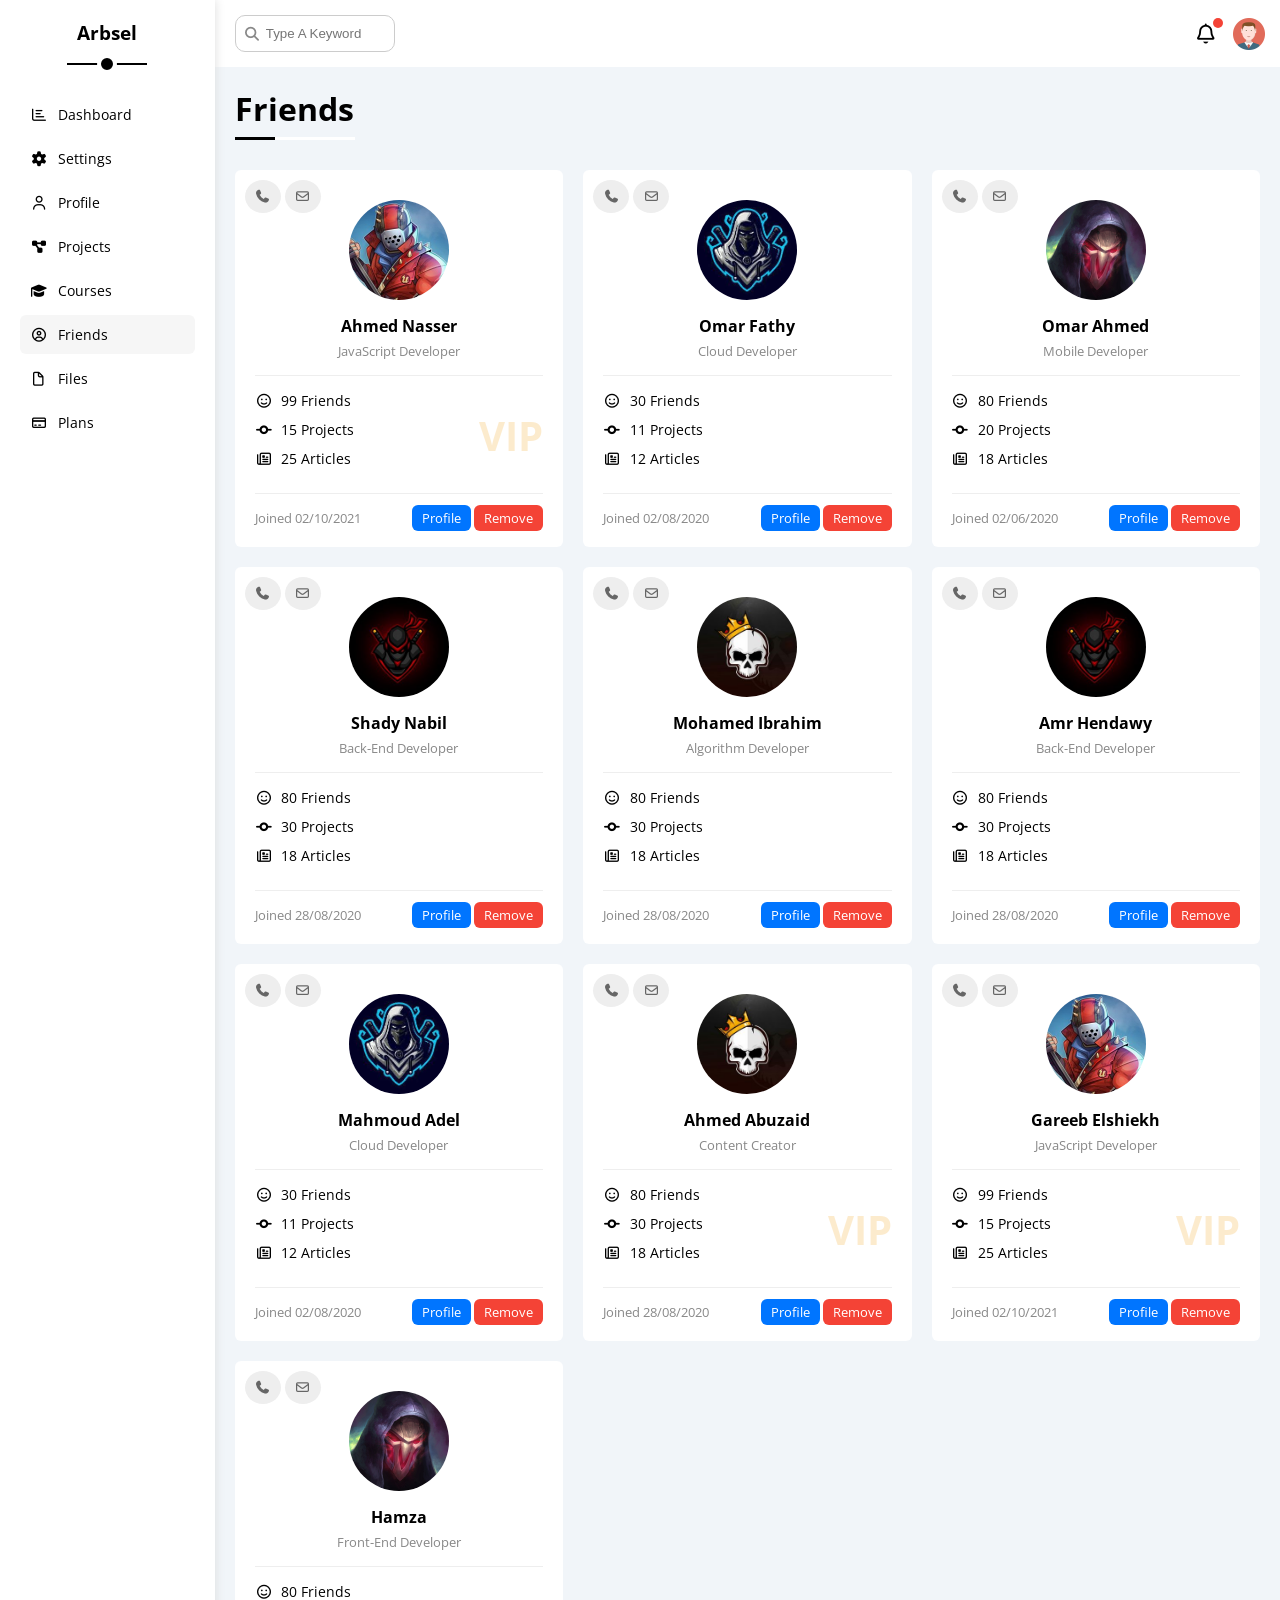
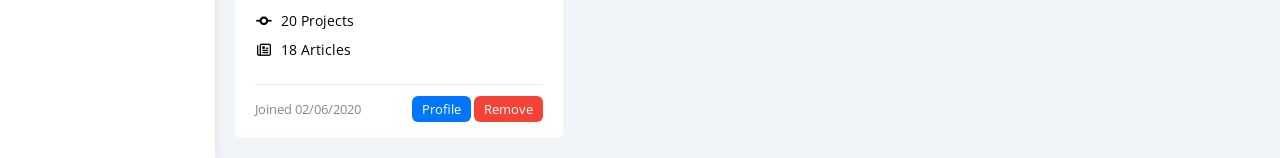
<file: friends.html>
<!DOCTYPE html>
<html lang="en">
<head>
    <meta charset="UTF-8">
    <meta name="viewport" content="width=device-width, initial-scale=1.0">
    <title>Friends</title>
    <link rel="stylesheet" href="css/all.min.css">    
    <link rel="stylesheet" href="css/framework.css">    
    <link rel="stylesheet" href="css/master.css">
    <link rel="preconnect" href="https://fonts.googleapis.com">
    <link rel="preconnect" href="https://fonts.gstatic.com" crossorigin>
    <link href="https://fonts.googleapis.com/css2?family=Open+Sans:ital,wdth,wght@0,75..100,300..800;1,75..100,300..800&display=swap" rel="stylesheet">        
</head>
<body>
   <div class="page d-flex">
     <div class="sidebar bg-white p-20 p-relative">
      <h3 class="p-relative txt-c mt-0">Arbsel</h3>
      <ul>
       <li><a class="d-flex align-center fs-14 c-black rad-6 p-10" href="index.html"><i class="fa-regular fa-chart-bar fa-fw"></i> <span>Dashboard</span></a></li>
       <li><a class=" d-flex align-center fs-14 c-black rad-6 p-10" href="#settings.html"><i class="fa-solid fa-gear fa-fw"></i> <span>Settings</span></a></li>
       <li><a class=" d-flex align-center fs-14 c-black rad-6 p-10" href="#profile.html"><i class="fa-regular fa-user fa-fw"></i> <span>Profile</span></a></li>
       <li><a class=" d-flex align-center fs-14 c-black rad-6 p-10" href="#projects.html"><i class="fa-solid fa-diagram-project fa-fw"></i> <span>Projects</span></a></li>
       <li><a class=" d-flex align-center fs-14 c-black rad-6 p-10" href="#courses.html"><i class="fa-solid fa-graduation-cap fa-fw"></i> <span>Courses</span></a></li>
       <li><a class="active d-flex align-center fs-14 c-black rad-6 p-10" href="#friends.html"><i class="fa-regular fa-circle-user fa-fw"></i> <span>Friends</span></a></li>
       <li><a class="d-flex align-center fs-14 c-black rad-6 p-10" href="#"><i class="fa-regular fa-file fa-fw"></i> <span>Files</span></a></li>
       <li><a class="d-flex align-center fs-14 c-black rad-6 p-10" href="#"><i class="fa-regular fa-credit-card fa-fw"></i> <span>Plans</span></a></li>
      </ul>
     </div> 
     <div class="content w-full">
           <!-- start head -->
           <div class="head bg-white p-15 between-flex">
                <div class="search p-relative">
                    <input class="p-10" type="search" placeholder="Type A Keyword" >
                </div>
                <div class="icons d-flex align-center">
                    <span class="notification p-relative"> <i class="fa-regular fa-bell fa-lg"></i></span>
                    <img src="imgs/avatar.png">
                </div>
           </div>
           <!-- end head -->        
           <!-- start heading -->
           <h1 class="p-relative">Friends</h1>
           <!-- end heading -->
            <div class="friends-page d-grid gap-20 m-20">
                <div class="friend bg-white rad-6 p-relative p-20">
                    <div class="contact">
                        <i class="fa-solid fa-phone"></i>
                        <i class="fa-regular fa-envelope"></i>
                    </div>
                    <div class="txt-c">
                        <img src="imgs/friend-01.jpg" class="rad-half mt-10 mb-10 w-100 h-100">
                        <h4 class="m-0">Ahmed Nasser</h4>
                        <p class="c-gray fs-13 mt-5 mb-0">JavaScript Developer</p>
                    </div>
                    <div class="icons fs-14 p-relative">
                        <div class="mb-10">
                            <i class="fa-regular fa-face-smile fa-fw"></i>
                            <span>99 Friends</span>
                        </div>
                        <div class="mb-10">
                            <i class="fa-solid fa-code-commit fa-fw"></i>
                            <span>15 Projects</span>
                        </div>
                        <div class="mb-10">
                            <i class="fa-regular fa-newspaper fa-fw"></i>
                            <span>25 Articles</span>
                        </div>    
                        <span class="vip c-orange fw-bold">VIP</span>                    
                    </div>
                    <div class="info between-flex fs-13">
                        <span class="c-gray">Joined 02/10/2021</span>
                        <div>
                            <a class="bg-blue btn-shape c-white" href="#profile.html">Profile</a>
                            <a class="bg-red btn-shape c-white" href="#">Remove</a>
                        </div>
                    </div>
                </div>
                <div class="friend bg-white rad-6 p-relative p-20">
                    <div class="contact">
                        <i class="fa-solid fa-phone"></i>
                        <i class="fa-regular fa-envelope"></i>
                    </div>
                    <div class="txt-c">
                        <img src="imgs/friend-02.jpg" class="rad-half mt-10 mb-10 w-100 h-100">
                        <h4 class="m-0">Omar Fathy</h4>
                        <p class="c-gray fs-13 mt-5 mb-0">Cloud Developer</p>
                    </div>
                    <div class="icons fs-14 p-relative">
                        <div class="mb-10">
                            <i class="fa-regular fa-face-smile fa-fw"></i>
                            <span>30 Friends</span>
                        </div>
                        <div class="mb-10">
                            <i class="fa-solid fa-code-commit fa-fw"></i>
                            <span>11 Projects</span>
                        </div>
                        <div class="mb-10">
                            <i class="fa-regular fa-newspaper fa-fw"></i>
                            <span>12 Articles</span>
                        </div>                     
                    </div>
                    <div class="info between-flex fs-13">
                        <span class="c-gray">Joined 02/08/2020</span>
                        <div>
                            <a class="bg-blue btn-shape c-white" href="#profile.html">Profile</a>
                            <a class="bg-red btn-shape c-white" href="#">Remove</a>
                        </div>
                    </div>
                </div>                
                <div class="friend bg-white rad-6 p-relative p-20">
                    <div class="contact">
                        <i class="fa-solid fa-phone"></i>
                        <i class="fa-regular fa-envelope"></i>
                    </div>
                    <div class="txt-c">
                        <img src="imgs/friend-03.jpg" class="rad-half mt-10 mb-10 w-100 h-100">
                        <h4 class="m-0">Omar Ahmed</h4>
                        <p class="c-gray fs-13 mt-5 mb-0">Mobile Developer</p>
                    </div>
                    <div class="icons fs-14 p-relative">
                        <div class="mb-10">
                            <i class="fa-regular fa-face-smile fa-fw"></i>
                            <span>80 Friends</span>
                        </div>
                        <div class="mb-10">
                            <i class="fa-solid fa-code-commit fa-fw"></i>
                            <span>20 Projects</span>
                        </div>
                        <div class="mb-10">
                            <i class="fa-regular fa-newspaper fa-fw"></i>
                            <span>18 Articles</span>
                        </div>                       
                    </div>
                    <div class="info between-flex fs-13">
                        <span class="c-gray">Joined 02/06/2020</span>
                        <div>
                            <a class="bg-blue btn-shape c-white" href="#profile.html">Profile</a>
                            <a class="bg-red btn-shape c-white" href="#">Remove</a>
                        </div>
                    </div>
                </div>
                <div class="friend bg-white rad-6 p-relative p-20">
                    <div class="contact">
                        <i class="fa-solid fa-phone"></i>
                        <i class="fa-regular fa-envelope"></i>
                    </div>
                    <div class="txt-c">
                        <img src="imgs/friend-04.jpg" class="rad-half mt-10 mb-10 w-100 h-100">
                        <h4 class="m-0">Shady Nabil</h4>
                        <p class="c-gray fs-13 mt-5 mb-0">Back-End Developer</p>
                    </div>
                    <div class="icons fs-14 p-relative">
                        <div class="mb-10">
                            <i class="fa-regular fa-face-smile fa-fw"></i>
                            <span>80 Friends</span>
                        </div>
                        <div class="mb-10">
                            <i class="fa-solid fa-code-commit fa-fw"></i>
                            <span>30 Projects</span>
                        </div>
                        <div class="mb-10">
                            <i class="fa-regular fa-newspaper fa-fw"></i>
                            <span>18 Articles</span>
                        </div>    
                    </div>
                    <div class="info between-flex fs-13">
                        <span class="c-gray">Joined 28/08/2020</span>
                        <div>
                            <a class="bg-blue btn-shape c-white" href="#profile.html">Profile</a>
                            <a class="bg-red btn-shape c-white" href="#">Remove</a>
                        </div>
                    </div>
                </div>  
                <div class="friend bg-white rad-6 p-relative p-20">
                    <div class="contact">
                        <i class="fa-solid fa-phone"></i>
                        <i class="fa-regular fa-envelope"></i>
                    </div>
                    <div class="txt-c">
                        <img src="imgs/friend-05.jpg" class="rad-half mt-10 mb-10 w-100 h-100">
                        <h4 class="m-0">Mohamed Ibrahim</h4>
                        <p class="c-gray fs-13 mt-5 mb-0">Algorithm Developer</p>
                    </div>
                    <div class="icons fs-14 p-relative">
                        <div class="mb-10">
                            <i class="fa-regular fa-face-smile fa-fw"></i>
                            <span>80 Friends</span>
                        </div>
                        <div class="mb-10">
                            <i class="fa-solid fa-code-commit fa-fw"></i>
                            <span>30 Projects</span>
                        </div>
                        <div class="mb-10">
                            <i class="fa-regular fa-newspaper fa-fw"></i>
                            <span>18 Articles</span>
                        </div>                        
                    </div>
                    <div class="info between-flex fs-13">
                        <span class="c-gray">Joined 28/08/2020</span>
                        <div>
                            <a class="bg-blue btn-shape c-white" href="#profile.html">Profile</a>
                            <a class="bg-red btn-shape c-white" href="#">Remove</a>
                        </div>
                    </div>
                </div> 
                <div class="friend bg-white rad-6 p-relative p-20">
                    <div class="contact">
                        <i class="fa-solid fa-phone"></i>
                        <i class="fa-regular fa-envelope"></i>
                    </div>
                    <div class="txt-c">
                        <img src="imgs/friend-04.jpg" class="rad-half mt-10 mb-10 w-100 h-100">
                        <h4 class="m-0">Amr Hendawy</h4>
                        <p class="c-gray fs-13 mt-5 mb-0">Back-End Developer</p>
                    </div>
                    <div class="icons fs-14 p-relative">
                        <div class="mb-10">
                            <i class="fa-regular fa-face-smile fa-fw"></i>
                            <span>80 Friends</span>
                        </div>
                        <div class="mb-10">
                            <i class="fa-solid fa-code-commit fa-fw"></i>
                            <span>30 Projects</span>
                        </div>
                        <div class="mb-10">
                            <i class="fa-regular fa-newspaper fa-fw"></i>
                            <span>18 Articles</span>
                        </div>                       
                    </div>
                    <div class="info between-flex fs-13">
                        <span class="c-gray">Joined 28/08/2020</span>
                        <div>
                            <a class="bg-blue btn-shape c-white" href="#profile.html">Profile</a>
                            <a class="bg-red btn-shape c-white" href="#">Remove</a>
                        </div>
                    </div>
                </div> 
                <div class="friend bg-white rad-6 p-relative p-20">
                    <div class="contact">
                        <i class="fa-solid fa-phone"></i>
                        <i class="fa-regular fa-envelope"></i>
                    </div>
                    <div class="txt-c">
                        <img src="imgs/friend-02.jpg" class="rad-half mt-10 mb-10 w-100 h-100">
                        <h4 class="m-0">Mahmoud Adel</h4>
                        <p class="c-gray fs-13 mt-5 mb-0">Cloud Developer</p>
                    </div>
                    <div class="icons fs-14 p-relative">
                        <div class="mb-10">
                            <i class="fa-regular fa-face-smile fa-fw"></i>
                            <span>30 Friends</span>
                        </div>
                        <div class="mb-10">
                            <i class="fa-solid fa-code-commit fa-fw"></i>
                            <span>11 Projects</span>
                        </div>
                        <div class="mb-10">
                            <i class="fa-regular fa-newspaper fa-fw"></i>
                            <span>12 Articles</span>
                        </div>                       
                    </div>
                    <div class="info between-flex fs-13">
                        <span class="c-gray">Joined 02/08/2020</span>
                        <div>
                            <a class="bg-blue btn-shape c-white" href="#profile.html">Profile</a>
                            <a class="bg-red btn-shape c-white" href="#">Remove</a>
                        </div>
                    </div>
                </div>     
                <div class="friend bg-white rad-6 p-relative p-20">
                    <div class="contact">
                        <i class="fa-solid fa-phone"></i>
                        <i class="fa-regular fa-envelope"></i>
                    </div>
                    <div class="txt-c">
                        <img src="imgs/friend-05.jpg" class="rad-half mt-10 mb-10 w-100 h-100">
                        <h4 class="m-0">Ahmed Abuzaid</h4>
                        <p class="c-gray fs-13 mt-5 mb-0">Content Creator</p>
                    </div>
                    <div class="icons fs-14 p-relative">
                        <div class="mb-10">
                            <i class="fa-regular fa-face-smile fa-fw"></i>
                            <span>80 Friends</span>
                        </div>
                        <div class="mb-10">
                            <i class="fa-solid fa-code-commit fa-fw"></i>
                            <span>30 Projects</span>
                        </div>
                        <div class="mb-10">
                            <i class="fa-regular fa-newspaper fa-fw"></i>
                            <span>18 Articles</span>
                        </div>    
                        <span class="vip c-orange fw-bold">VIP</span>                    
                    </div>
                    <div class="info between-flex fs-13">
                        <span class="c-gray">Joined 28/08/2020</span>
                        <div>
                            <a class="bg-blue btn-shape c-white" href="#profile.html">Profile</a>
                            <a class="bg-red btn-shape c-white" href="#">Remove</a>
                        </div>
                    </div>
                </div>    
                <div class="friend bg-white rad-6 p-relative p-20">
                    <div class="contact">
                        <i class="fa-solid fa-phone"></i>
                        <i class="fa-regular fa-envelope"></i>
                    </div>
                    <div class="txt-c">
                        <img src="imgs/friend-01.jpg" class="rad-half mt-10 mb-10 w-100 h-100">
                        <h4 class="m-0">Gareeb Elshiekh</h4>
                        <p class="c-gray fs-13 mt-5 mb-0">JavaScript Developer</p>
                    </div>
                    <div class="icons fs-14 p-relative">
                        <div class="mb-10">
                            <i class="fa-regular fa-face-smile fa-fw"></i>
                            <span>99 Friends</span>
                        </div>
                        <div class="mb-10">
                            <i class="fa-solid fa-code-commit fa-fw"></i>
                            <span>15 Projects</span>
                        </div>
                        <div class="mb-10">
                            <i class="fa-regular fa-newspaper fa-fw"></i>
                            <span>25 Articles</span>
                        </div>    
                        <span class="vip c-orange fw-bold">VIP</span>                    
                    </div>
                    <div class="info between-flex fs-13">
                        <span class="c-gray">Joined 02/10/2021</span>
                        <div>
                            <a class="bg-blue btn-shape c-white" href="#profile.html">Profile</a>
                            <a class="bg-red btn-shape c-white" href="#">Remove</a>
                        </div>
                    </div>
                </div>  
                <div class="friend bg-white rad-6 p-relative p-20">
                    <div class="contact">
                        <i class="fa-solid fa-phone"></i>
                        <i class="fa-regular fa-envelope"></i>
                    </div>
                    <div class="txt-c">
                        <img src="imgs/friend-03.jpg" class="rad-half mt-10 mb-10 w-100 h-100">
                        <h4 class="m-0">Hamza</h4>
                        <p class="c-gray fs-13 mt-5 mb-0">Front-End Developer</p>
                    </div>
                    <div class="icons fs-14 p-relative">
                        <div class="mb-10">
                            <i class="fa-regular fa-face-smile fa-fw"></i>
                            <span>80 Friends</span>
                        </div>
                        <div class="mb-10">
                            <i class="fa-solid fa-code-commit fa-fw"></i>
                            <span>20 Projects</span>
                        </div>
                        <div class="mb-10">
                            <i class="fa-regular fa-newspaper fa-fw"></i>
                            <span>18 Articles</span>
                        </div>                       
                    </div>
                    <div class="info between-flex fs-13">
                        <span class="c-gray">Joined 02/06/2020</span>
                        <div>
                            <a class="bg-blue btn-shape c-white" href="#profile.html">Profile</a>
                            <a class="bg-red btn-shape c-white" href="#">Remove</a>
                        </div>
                    </div>
                </div>                                                                                                    
            </div>                                                                                         
     </div>
   </div>      
</body>
</html>
</file>
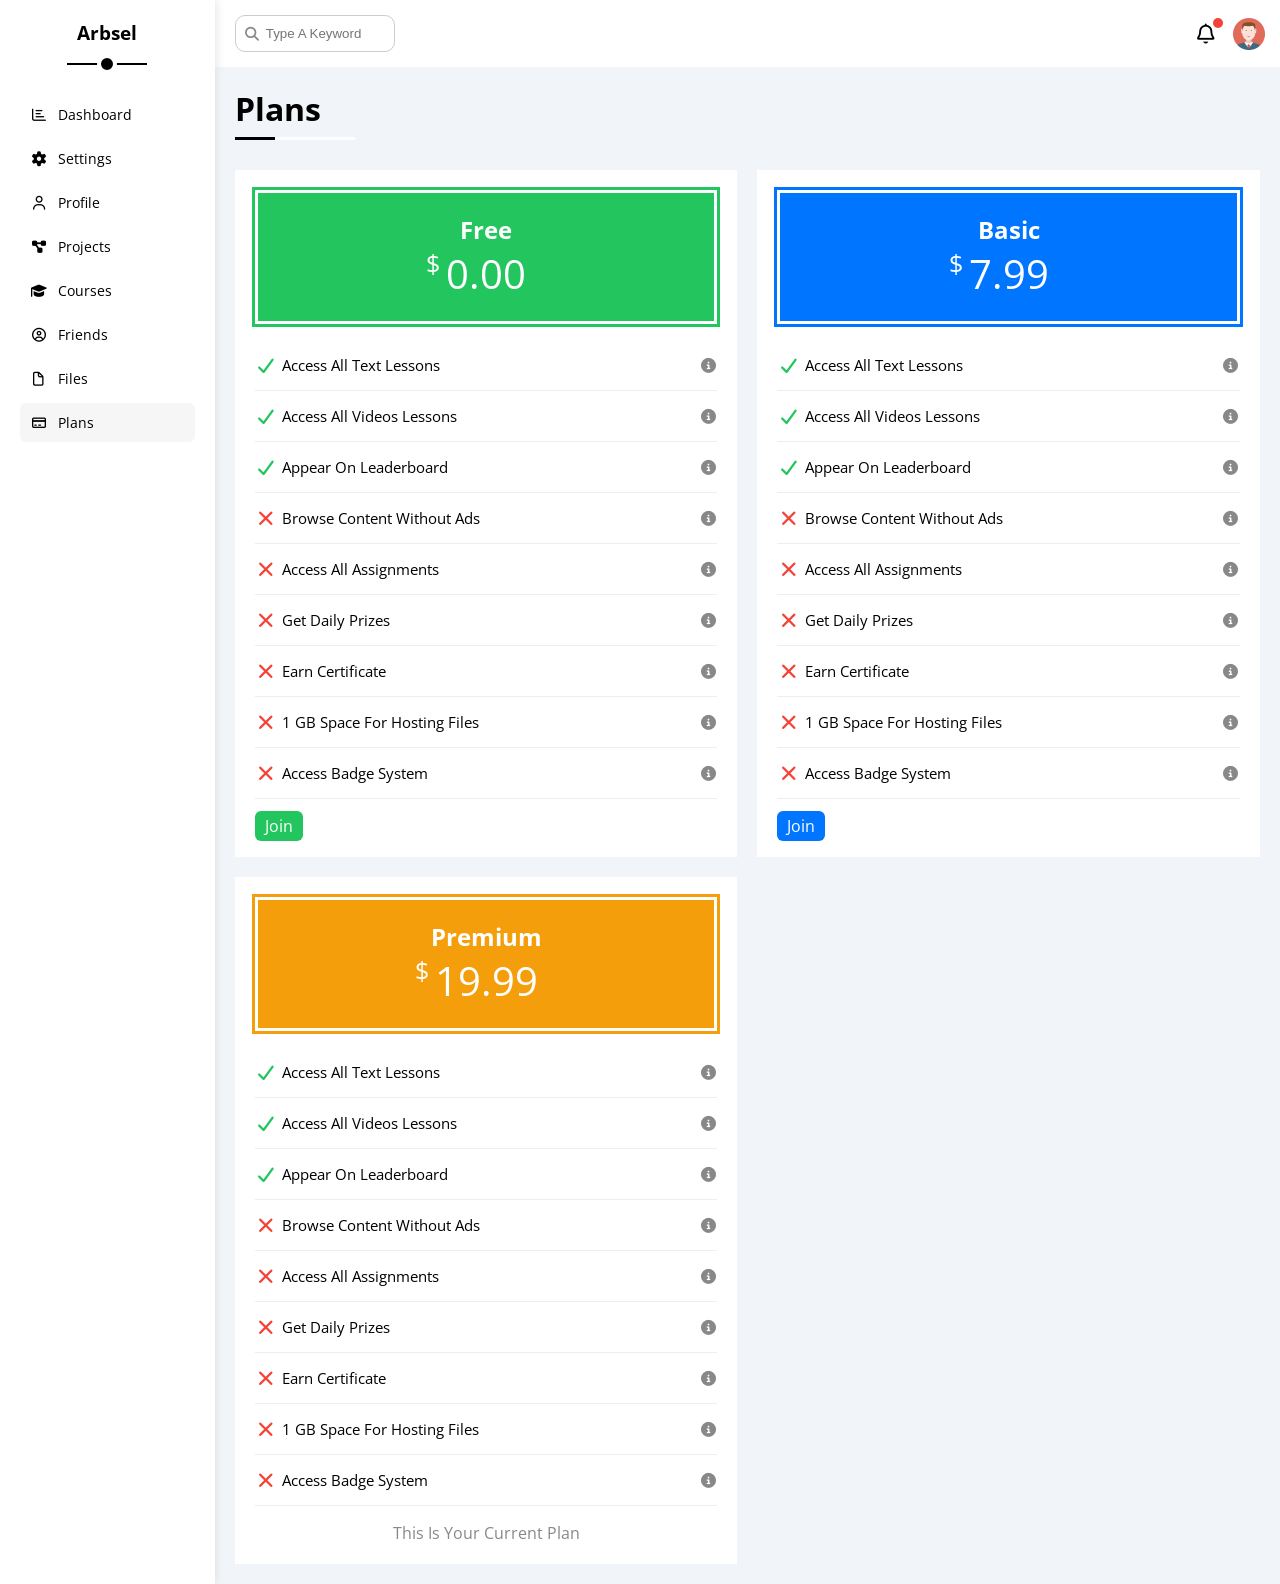
<file: plans.html>
<!DOCTYPE html>
<html lang="en">
<head>
    <meta charset="UTF-8">
    <meta name="viewport" content="width=device-width, initial-scale=1.0">
    <title>Plans</title>
    <link rel="stylesheet" href="css/all.min.css">    
    <link rel="stylesheet" href="css/framework.css">    
    <link rel="stylesheet" href="css/master.css">
    <link rel="preconnect" href="https://fonts.googleapis.com">
    <link rel="preconnect" href="https://fonts.gstatic.com" crossorigin>
    <link href="https://fonts.googleapis.com/css2?family=Open+Sans:ital,wdth,wght@0,75..100,300..800;1,75..100,300..800&display=swap" rel="stylesheet">            
</head>
<body>
   <div class="page d-flex">
     <div class="sidebar bg-white p-20 p-relative">
      <h3 class="p-relative txt-c mt-0">Arbsel</h3>
      <ul>
       <li><a class="d-flex align-center fs-14 c-black rad-6 p-10" href="index.html"><i class="fa-regular fa-chart-bar fa-fw"></i> <span>Dashboard</span></a></li>
       <li><a class=" d-flex align-center fs-14 c-black rad-6 p-10" href="#settings.html"><i class="fa-solid fa-gear fa-fw"></i> <span>Settings</span></a></li>
       <li><a class=" d-flex align-center fs-14 c-black rad-6 p-10" href="#profile.html"><i class="fa-regular fa-user fa-fw"></i> <span>Profile</span></a></li>
       <li><a class=" d-flex align-center fs-14 c-black rad-6 p-10" href="#projects.html"><i class="fa-solid fa-diagram-project fa-fw"></i> <span>Projects</span></a></li>
       <li><a class=" d-flex align-center fs-14 c-black rad-6 p-10" href="#courses.html"><i class="fa-solid fa-graduation-cap fa-fw"></i> <span>Courses</span></a></li>
       <li><a class=" d-flex align-center fs-14 c-black rad-6 p-10" href="#friends.html"><i class="fa-regular fa-circle-user fa-fw"></i> <span>Friends</span></a></li>
       <li><a class=" d-flex align-center fs-14 c-black rad-6 p-10" href="#files.html"><i class="fa-regular fa-file fa-fw"></i> <span>Files</span></a></li>
       <li><a class="active d-flex align-center fs-14 c-black rad-6 p-10" href="#plans.html"><i class="fa-regular fa-credit-card fa-fw"></i> <span>Plans</span></a></li>
      </ul>
     </div> 
     <div class="content w-full">
           <!-- start head -->
           <div class="head bg-white p-15 between-flex">
                <div class="search p-relative">
                    <input class="p-10" type="search" placeholder="Type A Keyword" >
                </div>
                <div class="icons d-flex align-center">
                    <span class="notification p-relative"> <i class="fa-regular fa-bell fa-lg"></i></span>
                    <img src="imgs/avatar.png">
                </div>
           </div>
           <!-- end head -->        
           <!-- start heading -->
           <h1 class="p-relative">Plans</h1>
           <!-- end heading -->   
            <div class="plans-page d-grid m-20 gap-20">
                <div class="plan green bg-white p-20">
                    <div class="top bg-green txt-c p-20">
                        <h2 class="m-0 c-white">Free</h2>
                        <div class="price c-white"><span>$</span>0.00</div>
                    </div>
                    <ul>
                        <li>
                            <i class="fa-solid fa-check fa-fw yes"></i>
                            <span>Access All Text Lessons</span>
                            <i class="fa-solid fa-circle-info help"></i>
                        </li>
                        <li>
                            <i class="fa-solid fa-check fa-fw yes"></i>
                            <span>Access All Videos Lessons</span>
                            <i class="fa-solid fa-circle-info help"></i>
                        </li>
                        <li>
                            <i class="fa-solid fa-check fa-fw yes"></i>
                            <span>Appear On Leaderboard</span>
                            <i class="fa-solid fa-circle-info help"></i>
                        </li>   
                        <li>
                            <i class="fa-solid fa-xmark fa-fw"></i>
                            <span>Browse Content Without Ads</span>
                            <i class="fa-solid fa-circle-info help"></i>
                        </li>
                        <li>
                            <i class="fa-solid fa-xmark fa-fw"></i>
                            <span>Access All Assignments</span>
                            <i class="fa-solid fa-circle-info help"></i>
                        </li>
                        <li>
                            <i class="fa-solid fa-xmark fa-fw"></i>
                            <span>Get Daily Prizes</span>
                            <i class="fa-solid fa-circle-info help"></i>
                        </li>
                        <li>
                            <i class="fa-solid fa-xmark fa-fw"></i>
                            <span>Earn Certificate</span>
                            <i class="fa-solid fa-circle-info help"></i>
                        </li>
                        <li>
                            <i class="fa-solid fa-xmark fa-fw"></i>
                            <span>1 GB Space For Hosting Files</span>
                            <i class="fa-solid fa-circle-info help"></i>
                        </li>
                        <li>
                            <i class="fa-solid fa-xmark fa-fw"></i>
                            <span>Access Badge System</span>
                            <i class="fa-solid fa-circle-info help"></i>
                        </li>                                                                                                                                                                                             
                    </ul>
                    <a href="#" class="bg-green btn-shape c-white">Join</a>
                </div>
                <div class="plan blue bg-white p-20">
                    <div class="top bg-blue txt-c p-20">
                        <h2 class="m-0 c-white">Basic</h2>
                        <div class="price c-white"><span>$</span>7.99</div>
                    </div>
                    <ul>
                        <li>
                            <i class="fa-solid fa-check fa-fw yes"></i>
                            <span>Access All Text Lessons</span>
                            <i class="fa-solid fa-circle-info help"></i>
                        </li>
                        <li>
                            <i class="fa-solid fa-check fa-fw yes"></i>
                            <span>Access All Videos Lessons</span>
                            <i class="fa-solid fa-circle-info help"></i>
                        </li>
                        <li>
                            <i class="fa-solid fa-check fa-fw yes"></i>
                            <span>Appear On Leaderboard</span>
                            <i class="fa-solid fa-circle-info help"></i>
                        </li>   
                        <li>
                            <i class="fa-solid fa-xmark fa-fw"></i>
                            <span>Browse Content Without Ads</span>
                            <i class="fa-solid fa-circle-info help"></i>
                        </li>
                        <li>
                            <i class="fa-solid fa-xmark fa-fw"></i>
                            <span>Access All Assignments</span>
                            <i class="fa-solid fa-circle-info help"></i>
                        </li>
                        <li>
                            <i class="fa-solid fa-xmark fa-fw"></i>
                            <span>Get Daily Prizes</span>
                            <i class="fa-solid fa-circle-info help"></i>
                        </li>
                        <li>
                            <i class="fa-solid fa-xmark fa-fw"></i>
                            <span>Earn Certificate</span>
                            <i class="fa-solid fa-circle-info help"></i>
                        </li>
                        <li>
                            <i class="fa-solid fa-xmark fa-fw"></i>
                            <span>1 GB Space For Hosting Files</span>
                            <i class="fa-solid fa-circle-info help"></i>
                        </li>
                        <li>
                            <i class="fa-solid fa-xmark fa-fw"></i>
                            <span>Access Badge System</span>
                            <i class="fa-solid fa-circle-info help"></i>
                        </li>                                                                                                                                                                                             
                    </ul>
                    <a href="#" class="bg-blue btn-shape c-white">Join</a>
                </div> 
                <div class="plan orange bg-white p-20">
                    <div class="top bg-orange txt-c p-20">
                        <h2 class="m-0 c-white">Premium</h2>
                        <div class="price c-white"><span>$</span>19.99</div>
                    </div>
                    <ul>
                        <li>
                            <i class="fa-solid fa-check fa-fw yes"></i>
                            <span>Access All Text Lessons</span>
                            <i class="fa-solid fa-circle-info help"></i>
                        </li>
                        <li>
                            <i class="fa-solid fa-check fa-fw yes"></i>
                            <span>Access All Videos Lessons</span>
                            <i class="fa-solid fa-circle-info help"></i>
                        </li>
                        <li>
                            <i class="fa-solid fa-check fa-fw yes"></i>
                            <span>Appear On Leaderboard</span>
                            <i class="fa-solid fa-circle-info help"></i>
                        </li>   
                        <li>
                            <i class="fa-solid fa-xmark fa-fw"></i>
                            <span>Browse Content Without Ads</span>
                            <i class="fa-solid fa-circle-info help"></i>
                        </li>
                        <li>
                            <i class="fa-solid fa-xmark fa-fw"></i>
                            <span>Access All Assignments</span>
                            <i class="fa-solid fa-circle-info help"></i>
                        </li>
                        <li>
                            <i class="fa-solid fa-xmark fa-fw"></i>
                            <span>Get Daily Prizes</span>
                            <i class="fa-solid fa-circle-info help"></i>
                        </li>
                        <li>
                            <i class="fa-solid fa-xmark fa-fw"></i>
                            <span>Earn Certificate</span>
                            <i class="fa-solid fa-circle-info help"></i>
                        </li>
                        <li>
                            <i class="fa-solid fa-xmark fa-fw"></i>
                            <span>1 GB Space For Hosting Files</span>
                            <i class="fa-solid fa-circle-info help"></i>
                        </li>
                        <li>
                            <i class="fa-solid fa-xmark fa-fw"></i>
                            <span>Access Badge System</span>
                            <i class="fa-solid fa-circle-info help"></i>
                        </li>                                                                                                                                                                                             
                    </ul>
                    <p class="c-gray m-0 txt-c">This Is Your Current Plan</p>
                </div>                               
            </div>                                                                                    
     </div>
   </div>      
</body>
</html>
</file>
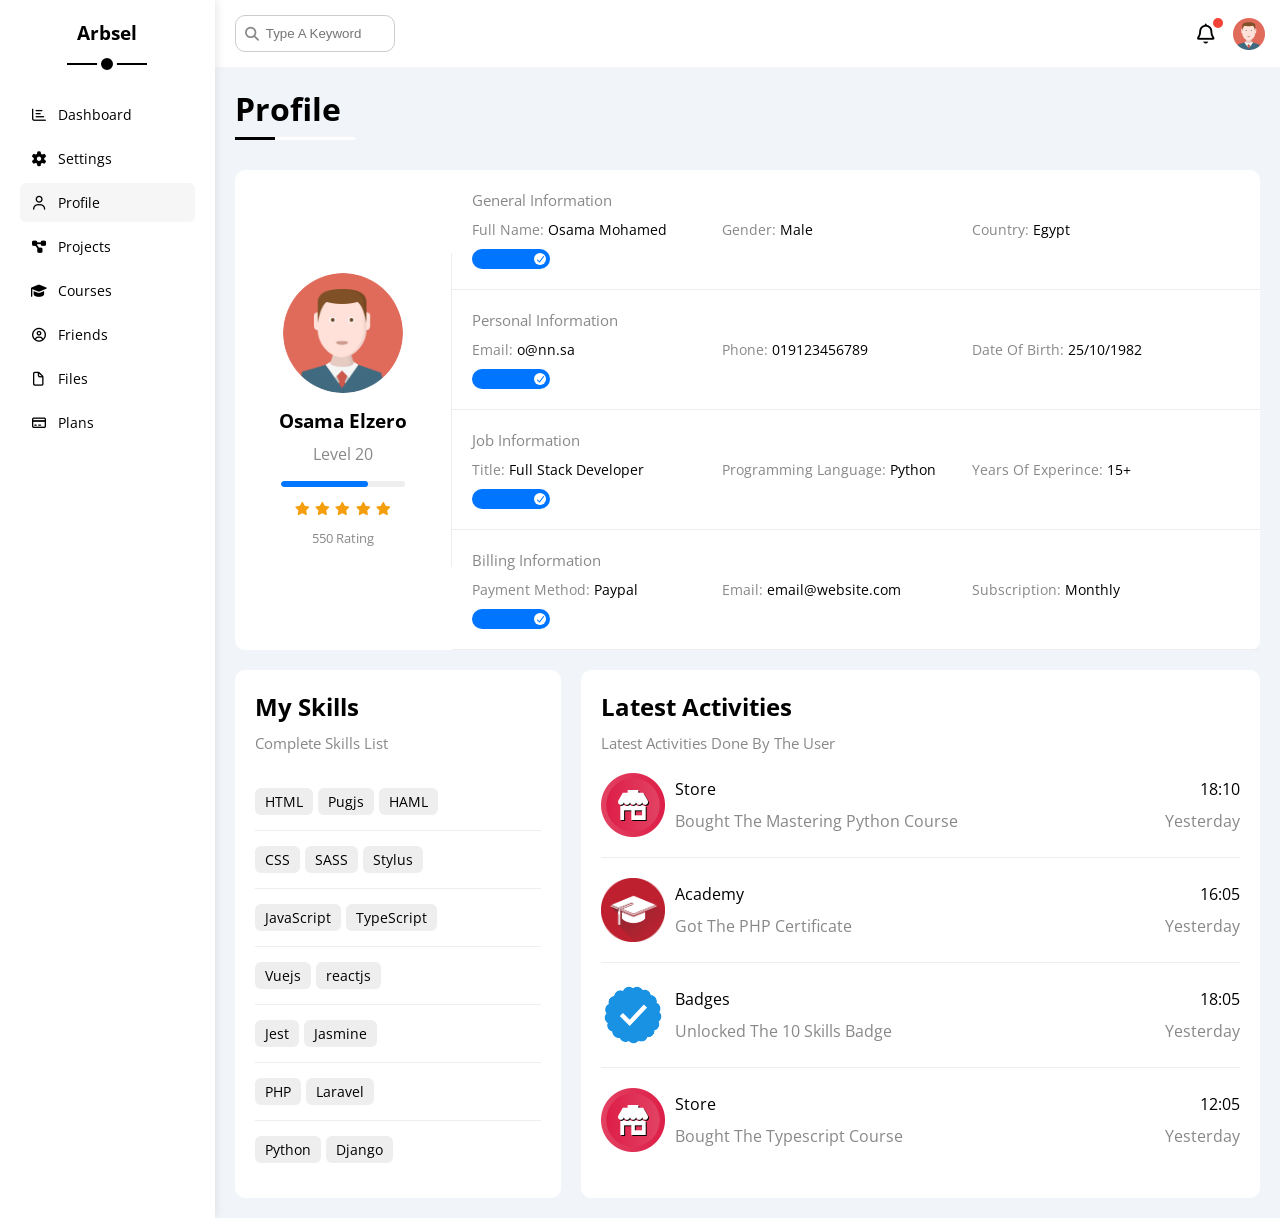
<file: profile.html>
<!DOCTYPE html>
<html lang="en">
<head>
    <meta charset="UTF-8">
    <meta name="viewport" content="width=device-width, initial-scale=1.0">
    <title>Profile</title>
    <link rel="stylesheet" href="css/all.min.css">    
    <link rel="stylesheet" href="css/framework.css">    
    <link rel="stylesheet" href="css/master.css">
    <link rel="preconnect" href="https://fonts.googleapis.com">
    <link rel="preconnect" href="https://fonts.gstatic.com" crossorigin>
    <link href="https://fonts.googleapis.com/css2?family=Open+Sans:ital,wdth,wght@0,75..100,300..800;1,75..100,300..800&display=swap" rel="stylesheet">        
</head>
<body>
   <div class="page d-flex">
     <div class="sidebar bg-white p-20 p-relative">
      <h3 class="p-relative txt-c mt-0">Arbsel</h3>
      <ul>
       <li><a class="d-flex align-center fs-14 c-black rad-6 p-10" href="index.html"><i class="fa-regular fa-chart-bar fa-fw"></i> <span>Dashboard</span></a></li>
       <li><a class=" d-flex align-center fs-14 c-black rad-6 p-10" href="#settings.html"><i class="fa-solid fa-gear fa-fw"></i> <span>Settings</span></a></li>
       <li><a class="active d-flex align-center fs-14 c-black rad-6 p-10" href="#profile.html"><i class="fa-regular fa-user fa-fw"></i> <span>Profile</span></a></li>
       <li><a class="d-flex align-center fs-14 c-black rad-6 p-10" href="#"><i class="fa-solid fa-diagram-project fa-fw"></i> <span>Projects</span></a></li>
       <li><a class="d-flex align-center fs-14 c-black rad-6 p-10" href="#"><i class="fa-solid fa-graduation-cap fa-fw"></i> <span>Courses</span></a></li>
       <li><a class="d-flex align-center fs-14 c-black rad-6 p-10" href="#"><i class="fa-regular fa-circle-user fa-fw"></i> <span>Friends</span></a></li>
       <li><a class="d-flex align-center fs-14 c-black rad-6 p-10" href="#"><i class="fa-regular fa-file fa-fw"></i> <span>Files</span></a></li>
       <li><a class="d-flex align-center fs-14 c-black rad-6 p-10" href="#"><i class="fa-regular fa-credit-card fa-fw"></i> <span>Plans</span></a></li>
      </ul>
     </div> 
     <div class="content w-full">
           <!-- start head -->
           <div class="head bg-white p-15 between-flex">
                <div class="search p-relative">
                    <input class="p-10" type="search" placeholder="Type A Keyword" >
                </div>
                <div class="icons d-flex align-center">
                    <span class="notification p-relative"> <i class="fa-regular fa-bell fa-lg"></i></span>
                    <img src="imgs/avatar.png">
                </div>
           </div>
           <!-- end head -->        
           <!-- start heading -->
           <h1 class="p-relative">Profile</h1>
           <!-- end heading -->
            <div class="profile-page m-20">
                <div class="overview bg-white d-flex align-center rad-10">
                    <div class="avatar-box txt-c p-20">
                        <img class="rad-half mb-10" src="imgs/avatar.png" >
                        <h3 class="m-0">Osama Elzero</h3>
                        <p class="c-gray mt-10">Level 20</p>
                        <div class="level rad-6 bg-eee p-relative">
                            <span style="width: 70%;"></span>
                        </div>
                        <div class="rating mb-10 mt-10">
                            <i class="fa-solid fa-star c-orange fs-13"></i>
                            <i class="fa-solid fa-star c-orange fs-13"></i>
                            <i class="fa-solid fa-star c-orange fs-13"></i>
                            <i class="fa-solid fa-star c-orange fs-13"></i>
                            <i class="fa-solid fa-star c-orange fs-13"></i>                                                                                                                
                        </div>
                        <p class="c-gray m-0 fs-13">550 Rating</p>
                    </div>
                    <div class="info-box">
                       <div class="box p-20 d-flex align-center w-full txt-c-mobile">
                        <h4 class="fs-15 c-gray m-0 w-full">General Information</h4>
                        <div class="fs-14">
                            <span class="c-gray">Full Name:</span>
                            <span>Osama Mohamed</span>
                        </div>
                        <div class="fs-14">
                            <span class="c-gray">Gender:</span>
                            <span>Male</span>
                        </div>
                        <div class="fs-14">
                            <span class="c-gray">Country:</span>
                            <span>Egypt</span>
                        </div>
                        <div>
                            <label>
                                <input class="toggle-checkbox" type="checkbox" checked>
                                <div class="toggle-switch"></div>
                            </label>
                        </div>                                                
                       </div>
                       <div class="box p-20 d-flex align-center w-full txt-c-mobile">
                        <h4 class="fs-15 c-gray m-0 w-full">Personal Information</h4>
                        <div class="fs-14">
                            <span class="c-gray">Email:</span>
                            <span>o@nn.sa</span>
                        </div>
                        <div class="fs-14">
                            <span class="c-gray">Phone:</span>
                            <span>019123456789</span>
                        </div>
                        <div class="fs-14">
                            <span class="c-gray">Date Of Birth:</span>
                            <span>25/10/1982</span>
                        </div>
                        <div >
                            <label>
                                <input class="toggle-checkbox" type="checkbox" checked >
                                <div class="toggle-switch"></div>
                            </label>
                        </div>                                                
                       </div>
                       <div class="box p-20 d-flex align-center w-full txt-c-mobile">
                        <h4 class="fs-15 c-gray m-0 w-full">Job Information</h4>
                        <div class="fs-14">
                            <span class="c-gray">Title:</span>
                            <span>Full Stack Developer</span>
                        </div>
                        <div class="fs-14">
                            <span class="c-gray">Programming Language:</span>
                            <span>Python</span>
                        </div>
                        <div class="fs-14">
                            <span class="c-gray">Years Of Experince:</span>
                            <span>15+</span>
                        </div>
                        <div >
                            <label>
                                <input class="toggle-checkbox" type="checkbox" checked>
                                <div class="toggle-switch"></div>
                            </label>
                        </div>                                                
                       </div>   
                       <div class="box p-20 d-flex align-center w-full txt-c-mobile">
                        <h4 class="fs-15 c-gray m-0 w-full">Billing Information</h4>
                        <div class="fs-14">
                            <span class="c-gray">Payment Method:</span>
                            <span>Paypal</span>
                        </div>
                        <div class="fs-14">
                            <span class="c-gray">Email:</span>
                            <span>email@website.com</span>
                        </div>
                        <div class="fs-14">
                            <span class="c-gray">Subscription:</span>
                            <span>Monthly</span>
                        </div>
                        <div >
                            <label>
                                <input class="toggle-checkbox" type="checkbox" checked>
                                <div class="toggle-switch"></div>
                            </label>
                        </div>                                                
                       </div>                                                                  
                    </div>
                </div>

                <div class="other-data d-flex gap-20">
                    <div class="skills-card p-20 bg-white rad-10 mt-20">
                       <h2 class="mt-0 mb-10">My Skills</h2>
                       <p class="c-gray fs-15 mb-20 mt-0">Complete Skills List</p>
                       <ul class="m-0 txt-c-mobile">
                        <li><span>HTML</span><span>Pugjs</span><span>HAML</span></li>
                        <li><span>CSS</span><span>SASS</span><span>Stylus</span></li>
                        <li><span>JavaScript</span><span>TypeScript</span></li>
                        <li><span>Vuejs</span><span>reactjs</span></li>
                        <li><span>Jest</span><span>Jasmine</span></li>
                        <li><span>PHP</span><span>Laravel</span></li>
                        <li><span>Python</span><span>Django</span></li>                                                                                                                                                
                       </ul>
                    </div>
                    <div class="activities p-20 bg-white rad-10 mt-20">
                       <h2 class="mt-0 mb-10">Latest Activities</h2>
                       <p class="c-gray fs-15 mb-20 mt-0">Latest Activities Done By The User</p>
                       <div class="activity d-flex align-center txt-c-mobile">
                        <img src="imgs/activity-01.png" >
                        <div class="info">
                            <span class="d-block mb-10">Store</span>
                            <span class="c-gray">Bought The Mastering Python Course</span>
                        </div>
                        <div class="date">
                            <span class="d-block mb-10">18:10</span>
                            <span class="c-gray">Yesterday</span>                            
                        </div>
                       </div>
                       <div class="activity d-flex align-center txt-c-mobile">
                        <img src="imgs/activity-02.png" >
                        <div class="info">
                            <span class="d-block mb-10">Academy</span>
                            <span class="c-gray">Got The PHP Certificate</span>
                        </div>
                        <div class="date">
                            <span class="d-block mb-10">16:05</span>
                            <span class="c-gray">Yesterday</span>                            
                        </div>
                       </div>
                       <div class="activity d-flex align-center txt-c-mobile">
                        <img src="imgs/activity-03.png" >
                        <div class="info">
                            <span class="d-block mb-10">Badges</span>
                            <span class="c-gray">Unlocked The 10 Skills Badge</span>
                        </div>
                        <div class="date">
                            <span class="d-block mb-10">18:05</span>
                            <span class="c-gray">Yesterday</span>                            
                        </div>
                       </div>
                       <div class="activity d-flex align-center txt-c-mobile">
                        <img src="imgs/activity-01.png" >
                        <div class="info">
                            <span class="d-block mb-10">Store</span>
                            <span class="c-gray">Bought The Typescript Course</span>
                        </div>
                        <div class="date">
                            <span class="d-block mb-10">12:05</span>
                            <span class="c-gray">Yesterday</span>                            
                        </div>
                       </div>                                                                     
                    </div>                    
                </div>
            </div>
     </div>
   </div>      
</body>
</html>
</file>
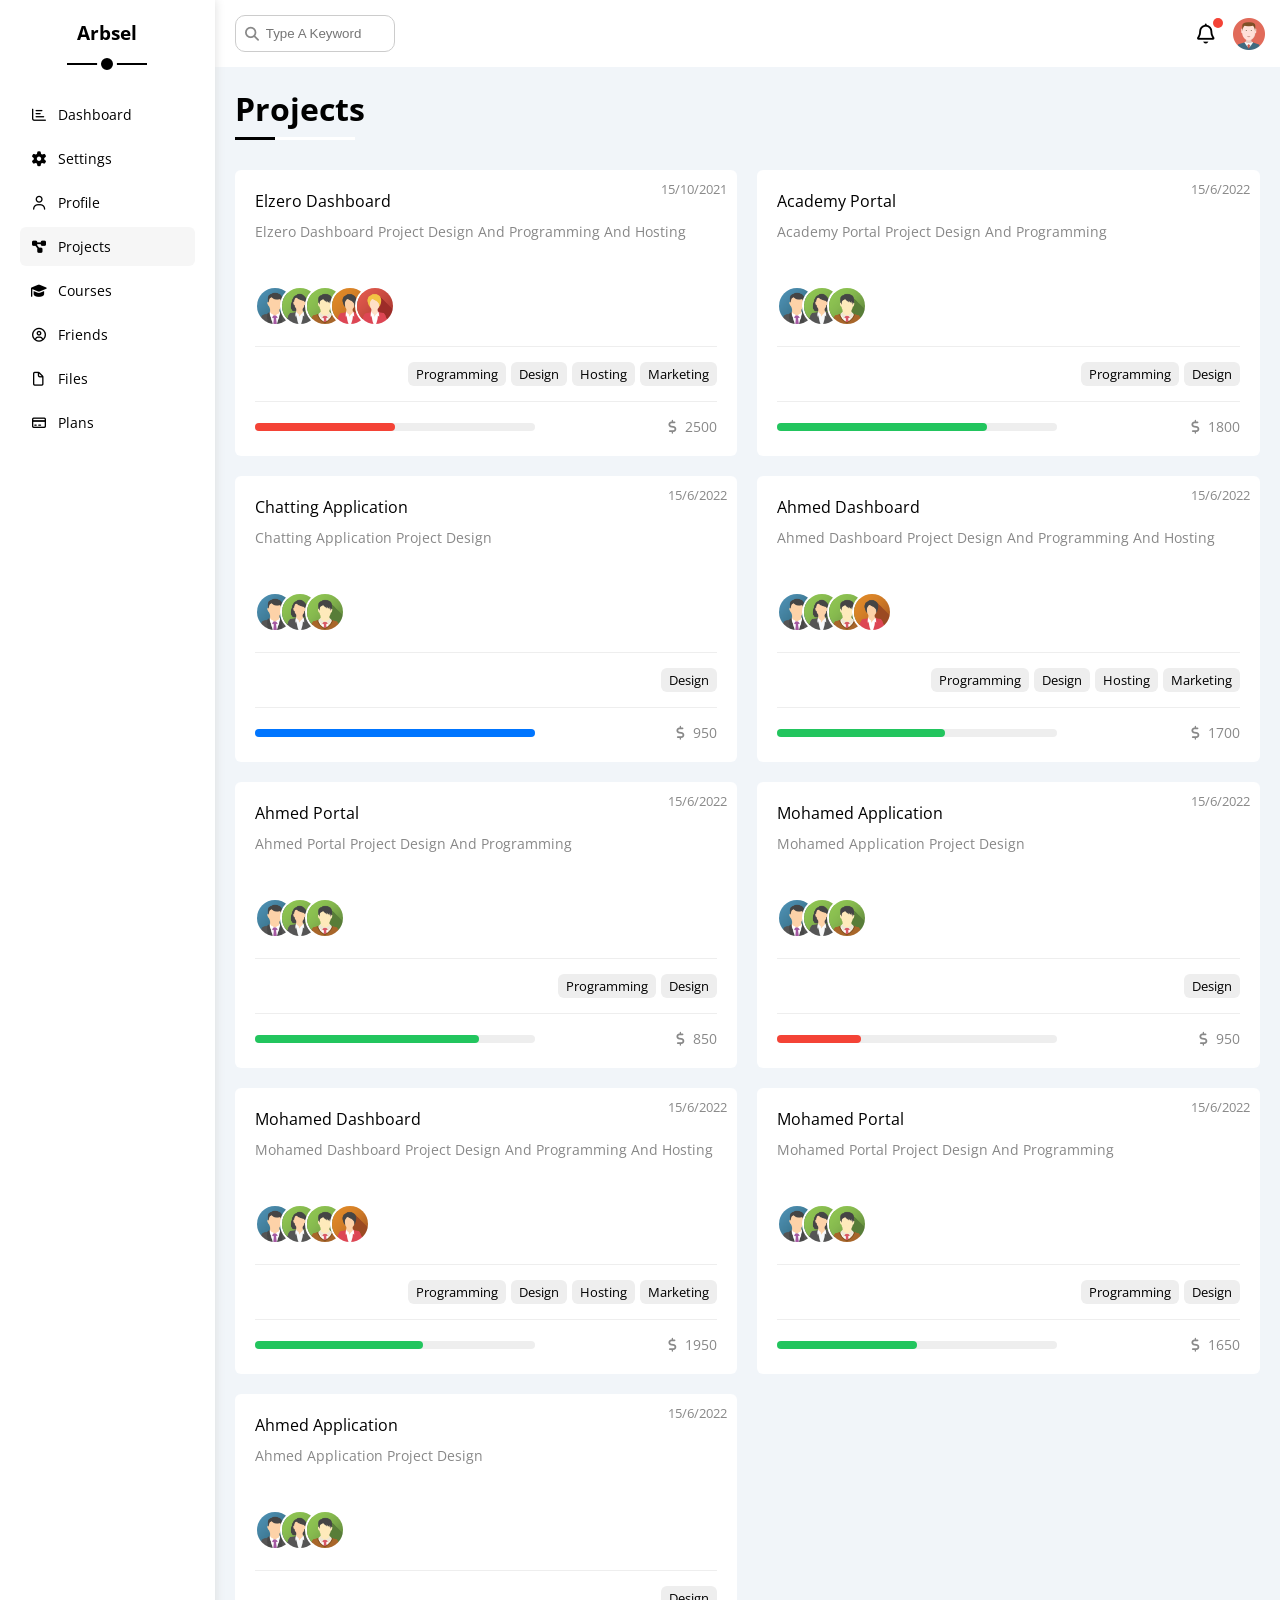
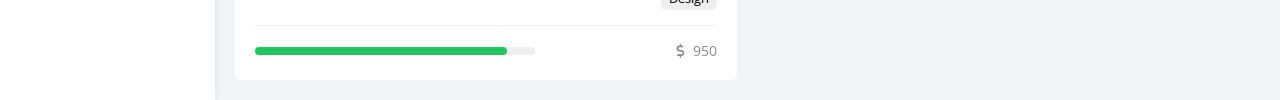
<file: projects.html>
<!DOCTYPE html>
<html lang="en">
<head>
    <meta charset="UTF-8">
    <meta name="viewport" content="width=device-width, initial-scale=1.0">
    <title>Projects</title>
    <link rel="stylesheet" href="css/all.min.css">    
    <link rel="stylesheet" href="css/framework.css">    
    <link rel="stylesheet" href="css/master.css">
    <link rel="preconnect" href="https://fonts.googleapis.com">
    <link rel="preconnect" href="https://fonts.gstatic.com" crossorigin>
    <link href="https://fonts.googleapis.com/css2?family=Open+Sans:ital,wdth,wght@0,75..100,300..800;1,75..100,300..800&display=swap" rel="stylesheet">        
</head>
<body>
   <div class="page d-flex">
     <div class="sidebar bg-white p-20 p-relative">
      <h3 class="p-relative txt-c mt-0">Arbsel</h3>
      <ul>
       <li><a class="d-flex align-center fs-14 c-black rad-6 p-10" href="index.html"><i class="fa-regular fa-chart-bar fa-fw"></i> <span>Dashboard</span></a></li>
       <li><a class=" d-flex align-center fs-14 c-black rad-6 p-10" href="#settings.html"><i class="fa-solid fa-gear fa-fw"></i> <span>Settings</span></a></li>
       <li><a class=" d-flex align-center fs-14 c-black rad-6 p-10" href="#profile.html"><i class="fa-regular fa-user fa-fw"></i> <span>Profile</span></a></li>
       <li><a class="active d-flex align-center fs-14 c-black rad-6 p-10" href="#projects.html"><i class="fa-solid fa-diagram-project fa-fw"></i> <span>Projects</span></a></li>
       <li><a class="d-flex align-center fs-14 c-black rad-6 p-10" href="#"><i class="fa-solid fa-graduation-cap fa-fw"></i> <span>Courses</span></a></li>
       <li><a class="d-flex align-center fs-14 c-black rad-6 p-10" href="#"><i class="fa-regular fa-circle-user fa-fw"></i> <span>Friends</span></a></li>
       <li><a class="d-flex align-center fs-14 c-black rad-6 p-10" href="#"><i class="fa-regular fa-file fa-fw"></i> <span>Files</span></a></li>
       <li><a class="d-flex align-center fs-14 c-black rad-6 p-10" href="#"><i class="fa-regular fa-credit-card fa-fw"></i> <span>Plans</span></a></li>
      </ul>
     </div> 
     <div class="content w-full">
           <!-- start head -->
           <div class="head bg-white p-15 between-flex">
                <div class="search p-relative">
                    <input class="p-10" type="search" placeholder="Type A Keyword" >
                </div>
                <div class="icons d-flex align-center">
                    <span class="notification p-relative"> <i class="fa-regular fa-bell fa-lg"></i></span>
                    <img src="imgs/avatar.png">
                </div>
           </div>
           <!-- end head -->        
           <!-- start heading -->
           <h1 class="p-relative">Projects</h1>
           <!-- end heading -->
            <div class="projects-page gap-20 m-20 d-grid">
                <div class="project bg-white rad-6 p-20 p-relative">
                    <span class="date fs-13 c-gray">15/10/2021</span>
                    <h4 class="m-0">Elzero Dashboard</h4>
                    <p class="c-gray mt-10 mb-10 fs-14">Elzero Dashboard Project Design And Programming And Hosting</p>
                    <div class="team">
                        <a href="#"><img src="imgs/team-01.png" alt=""></a>
                        <a href="#"><img src="imgs/team-02.png" alt=""></a>
                        <a href="#"><img src="imgs/team-03.png" alt=""></a>
                        <a href="#"><img src="imgs/team-04.png" alt=""></a>
                        <a href="#"><img src="imgs/team-05.png" alt=""></a>                                                                                                
                    </div>
                    <div class="do d-flex">
                        <span class="fs-13 rad-6 bg-eee">Programming</span>
                        <span class="fs-13 rad-6 bg-eee">Design</span>
                        <span class="fs-13 rad-6 bg-eee">Hosting</span>
                        <span class="fs-13 rad-6 bg-eee">Marketing</span>                                                                        
                    </div>
                    <div class="info between-flex">
                        <div class="prog bg-eee">
                            <span class="bg-red" style="width: 50%;"></span>
                        </div>
                        <div class="fs-14 c-gray">
                            <i class="fa-solid fa-dollar-sign"></i>
                            2500
                        </div>
                    </div>


                </div>
                <div class="project bg-white rad-6 p-20 p-relative">
                    <span class="date fs-13 c-gray">15/6/2022</span>
                    <h4 class="m-0">Academy Portal</h4>
                    <p class="c-gray mt-10 mb-10 fs-14">Academy Portal Project Design And Programming</p>
                    <div class="team">
                        <a href="#"><img src="imgs/team-01.png" alt=""></a>
                        <a href="#"><img src="imgs/team-02.png" alt=""></a>
                        <a href="#"><img src="imgs/team-03.png" alt=""></a>                                                                                              
                    </div>
                    <div class="do d-flex">
                        <span class="fs-13 rad-6 bg-eee">Programming</span>
                        <span class="fs-13 rad-6 bg-eee">Design</span>                                                                   
                    </div>
                    <div class="info between-flex">
                        <div class="prog bg-eee">
                            <span class="bg-green" style="width: 75%;"></span>
                        </div>
                        <div class="fs-14 c-gray">
                            <i class="fa-solid fa-dollar-sign"></i>
                            1800
                        </div>
                    </div>


                </div>                
                <div class="project bg-white rad-6 p-20 p-relative">
                    <span class="date fs-13 c-gray">15/6/2022</span>
                    <h4 class="m-0">Chatting Application</h4>
                    <p class="c-gray mt-10 mb-10 fs-14">Chatting Application Project Design</p>
                    <div class="team">
                        <a href="#"><img src="imgs/team-01.png" alt=""></a>
                        <a href="#"><img src="imgs/team-02.png" alt=""></a>
                        <a href="#"><img src="imgs/team-03.png" alt=""></a>                                                                                              
                    </div>
                    <div class="do d-flex">
                        <span class="fs-13 rad-6 bg-eee">Design</span>                                                                   
                    </div>
                    <div class="info between-flex">
                        <div class="prog bg-eee">
                            <span class="bg-blue" style="width: 100%;"></span>
                        </div>
                        <div class="fs-14 c-gray">
                            <i class="fa-solid fa-dollar-sign"></i>
                            950
                        </div>
                    </div>


                </div> 
                <div class="project bg-white rad-6 p-20 p-relative">
                    <span class="date fs-13 c-gray">15/6/2022</span>
                    <h4 class="m-0">Ahmed Dashboard</h4>
                    <p class="c-gray mt-10 mb-10 fs-14">Ahmed Dashboard Project Design And Programming And Hosting</p>
                    <div class="team">
                        <a href="#"><img src="imgs/team-01.png" alt=""></a>
                        <a href="#"><img src="imgs/team-02.png" alt=""></a>
                        <a href="#"><img src="imgs/team-03.png" alt=""></a>
                        <a href="#"><img src="imgs/team-04.png" alt=""></a>                                                                                               
                    </div>
                    <div class="do d-flex">
                        <span class="fs-13 rad-6 bg-eee">Programming</span>
                        <span class="fs-13 rad-6 bg-eee">Design</span>
                        <span class="fs-13 rad-6 bg-eee">Hosting</span>
                        <span class="fs-13 rad-6 bg-eee">Marketing</span>                                                                        
                    </div>
                    <div class="info between-flex">
                        <div class="prog bg-eee">
                            <span class="bg-green" style="width: 60%;"></span>
                        </div>
                        <div class="fs-14 c-gray">
                            <i class="fa-solid fa-dollar-sign"></i>
                            1700
                        </div>
                    </div>


                </div>  
                <div class="project bg-white rad-6 p-20 p-relative">
                    <span class="date fs-13 c-gray">15/6/2022</span>
                    <h4 class="m-0">Ahmed Portal</h4>
                    <p class="c-gray mt-10 mb-10 fs-14">Ahmed Portal Project Design And Programming</p>
                    <div class="team">
                        <a href="#"><img src="imgs/team-01.png" alt=""></a>
                        <a href="#"><img src="imgs/team-02.png" alt=""></a>
                        <a href="#"><img src="imgs/team-03.png" alt=""></a>                                                                                               
                    </div>
                    <div class="do d-flex">
                        <span class="fs-13 rad-6 bg-eee">Programming</span>
                        <span class="fs-13 rad-6 bg-eee">Design</span>                                                                       
                    </div>
                    <div class="info between-flex">
                        <div class="prog bg-eee">
                            <span class="bg-green" style="width: 80%;"></span>
                        </div>
                        <div class="fs-14 c-gray">
                            <i class="fa-solid fa-dollar-sign"></i>
                            850
                        </div>
                    </div>


                </div>       
                <div class="project bg-white rad-6 p-20 p-relative">
                    <span class="date fs-13 c-gray">15/6/2022</span>
                    <h4 class="m-0">Mohamed Application</h4>
                    <p class="c-gray mt-10 mb-10 fs-14">Mohamed Application Project Design</p>
                    <div class="team">
                        <a href="#"><img src="imgs/team-01.png" alt=""></a>
                        <a href="#"><img src="imgs/team-02.png" alt=""></a>
                        <a href="#"><img src="imgs/team-03.png" alt=""></a>                                                                                               
                    </div>
                    <div class="do d-flex">
                        <span class="fs-13 rad-6 bg-eee">Design</span>                                                                        
                    </div>
                    <div class="info between-flex">
                        <div class="prog bg-eee">
                            <span class="bg-red" style="width: 30%;"></span>
                        </div>
                        <div class="fs-14 c-gray">
                            <i class="fa-solid fa-dollar-sign"></i>
                            950
                        </div>
                    </div>
                </div>
                <div class="project bg-white rad-6 p-20 p-relative">
                    <span class="date fs-13 c-gray">15/6/2022</span>
                    <h4 class="m-0">Mohamed Dashboard</h4>
                    <p class="c-gray mt-10 mb-10 fs-14">Mohamed Dashboard Project Design And Programming And Hosting</p>
                    <div class="team">
                        <a href="#"><img src="imgs/team-01.png" alt=""></a>
                        <a href="#"><img src="imgs/team-02.png" alt=""></a>
                        <a href="#"><img src="imgs/team-03.png" alt=""></a>
                        <a href="#"><img src="imgs/team-04.png" alt=""></a>                                                                                               
                    </div>
                    <div class="do d-flex">
                        <span class="fs-13 rad-6 bg-eee">Programming</span>
                        <span class="fs-13 rad-6 bg-eee">Design</span>
                        <span class="fs-13 rad-6 bg-eee">Hosting</span>
                        <span class="fs-13 rad-6 bg-eee">Marketing</span>                                                                        
                    </div>
                    <div class="info between-flex">
                        <div class="prog bg-eee">
                            <span class="bg-green" style="width: 60%;"></span>
                        </div>
                        <div class="fs-14 c-gray">
                            <i class="fa-solid fa-dollar-sign"></i>
                            1950
                        </div>
                    </div>


                </div>      
                <div class="project bg-white rad-6 p-20 p-relative">
                    <span class="date fs-13 c-gray">15/6/2022</span>
                    <h4 class="m-0">Mohamed Portal</h4>
                    <p class="c-gray mt-10 mb-10 fs-14">Mohamed Portal Project Design And Programming</p>
                    <div class="team">
                        <a href="#"><img src="imgs/team-01.png" alt=""></a>
                        <a href="#"><img src="imgs/team-02.png" alt=""></a>
                        <a href="#"><img src="imgs/team-03.png" alt=""></a>                                                                                            
                    </div>
                    <div class="do d-flex">
                        <span class="fs-13 rad-6 bg-eee">Programming</span>
                        <span class="fs-13 rad-6 bg-eee">Design</span>                                                                       
                    </div>
                    <div class="info between-flex">
                        <div class="prog bg-eee">
                            <span class="bg-green" style="width: 50%;"></span>
                        </div>
                        <div class="fs-14 c-gray">
                            <i class="fa-solid fa-dollar-sign"></i>
                            1650
                        </div>
                    </div>


                </div>    
                <div class="project bg-white rad-6 p-20 p-relative">
                    <span class="date fs-13 c-gray">15/6/2022</span>
                    <h4 class="m-0">Ahmed Application</h4>
                    <p class="c-gray mt-10 mb-10 fs-14">Ahmed Application Project Design</p>
                    <div class="team">
                        <a href="#"><img src="imgs/team-01.png" alt=""></a>
                        <a href="#"><img src="imgs/team-02.png" alt=""></a>
                        <a href="#"><img src="imgs/team-03.png" alt=""></a>                                                                                            
                    </div>
                    <div class="do d-flex">
                        <span class="fs-13 rad-6 bg-eee">Design</span>                                                                       
                    </div>
                    <div class="info between-flex">
                        <div class="prog bg-eee">
                            <span class="bg-green" style="width: 90%;"></span>
                        </div>
                        <div class="fs-14 c-gray">
                            <i class="fa-solid fa-dollar-sign"></i>
                            950
                        </div>
                    </div>


                </div>                                                                                
            </div>


     </div>
   </div>     
    
</body>
</html>
</file>
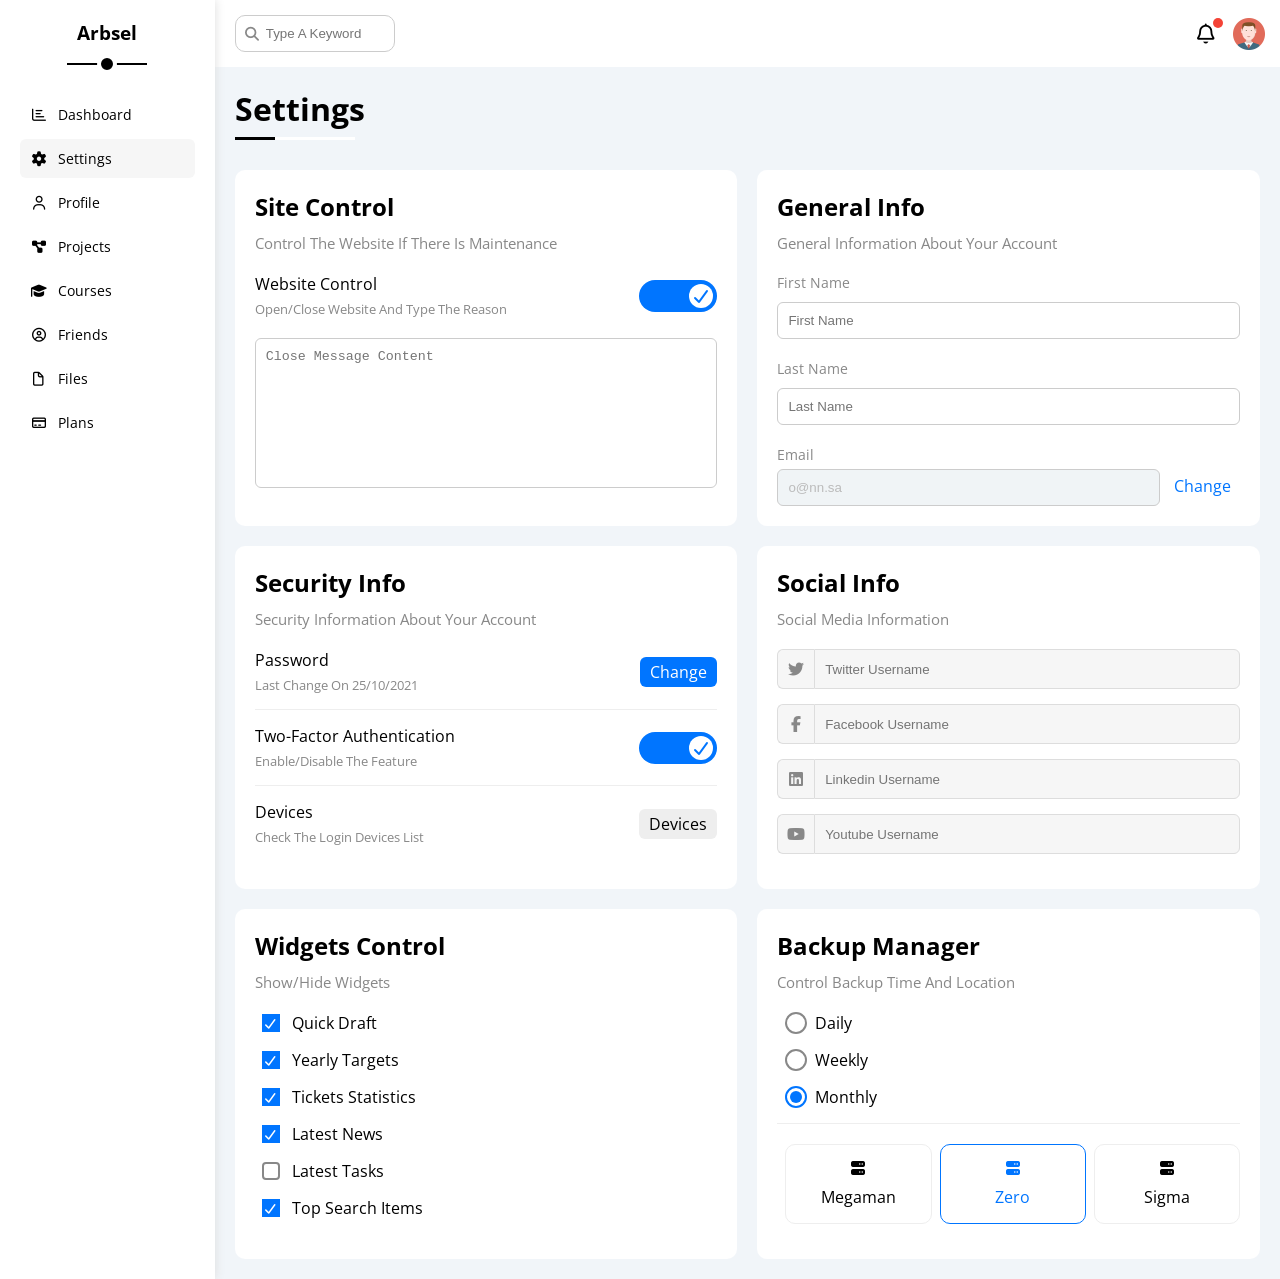
<file: settings.html>
<!DOCTYPE html>
<html lang="en">
<head>
    <meta charset="UTF-8">
    <meta name="viewport" content="width=device-width, initial-scale=1.0">
    <title>Settings</title>
    <link rel="stylesheet" href="css/all.min.css">    
    <link rel="stylesheet" href="css/framework.css">    
    <link rel="stylesheet" href="css/master.css">
    <link rel="preconnect" href="https://fonts.googleapis.com">
    <link rel="preconnect" href="https://fonts.gstatic.com" crossorigin>
    <link href="https://fonts.googleapis.com/css2?family=Open+Sans:ital,wdth,wght@0,75..100,300..800;1,75..100,300..800&display=swap" rel="stylesheet">    
</head>
<body>
   <div class="page d-flex">
     <div class="sidebar bg-white p-20 p-relative">
      <h3 class="p-relative txt-c mt-0">Arbsel</h3>
      <ul>
       <li><a class="d-flex align-center fs-14 c-black rad-6 p-10" href="index.html"><i class="fa-regular fa-chart-bar fa-fw"></i> <span>Dashboard</span></a></li>
       <li><a class="active d-flex align-center fs-14 c-black rad-6 p-10" href="#settings.html"><i class="fa-solid fa-gear fa-fw"></i> <span>Settings</span></a></li>
       <li><a class="d-flex align-center fs-14 c-black rad-6 p-10" href="#"><i class="fa-regular fa-user fa-fw"></i> <span>Profile</span></a></li>
       <li><a class="d-flex align-center fs-14 c-black rad-6 p-10" href="#"><i class="fa-solid fa-diagram-project fa-fw"></i> <span>Projects</span></a></li>
       <li><a class="d-flex align-center fs-14 c-black rad-6 p-10" href="#"><i class="fa-solid fa-graduation-cap fa-fw"></i> <span>Courses</span></a></li>
       <li><a class="d-flex align-center fs-14 c-black rad-6 p-10" href="#"><i class="fa-regular fa-circle-user fa-fw"></i> <span>Friends</span></a></li>
       <li><a class="d-flex align-center fs-14 c-black rad-6 p-10" href="#"><i class="fa-regular fa-file fa-fw"></i> <span>Files</span></a></li>
       <li><a class="d-flex align-center fs-14 c-black rad-6 p-10" href="#"><i class="fa-regular fa-credit-card fa-fw"></i> <span>Plans</span></a></li>
      </ul>
     </div> 
     <div class="content w-full">
           <!-- start head -->
           <div class="head bg-white p-15 between-flex">
                <div class="search p-relative">
                    <input class="p-10" type="search" placeholder="Type A Keyword" >
                </div>
                <div class="icons d-flex align-center">
                    <span class="notification p-relative"> <i class="fa-regular fa-bell fa-lg"></i></span>
                    <img src="imgs/avatar.png">
                </div>
           </div>
           <!-- end head -->        
           <!-- start heading -->
           <h1 class="p-relative">Settings</h1>
           <!-- end heading -->
           <div class="settings-page m-20 d-grid gap-20">
            <!-- start settings widget -->
            <div class="p-20 bg-white rad-10">
                <h2 class="mt-0 mb-10">Site Control</h2>
                <p class="mt-0 mb-20 c-gray fs-15">Control The Website If There Is Maintenance</p>
                <div class="mb-20 between-flex">
                    <div>
                        <span>Website Control</span>
                        <p class="c-gray mt-5 mb-0 fs-13">Open/Close Website And Type The Reason</p>
                    </div>
                    <div>
                     <label >
                      <input class="toggle-checkbox" type="checkbox" checked>
                       <div class="toggle-switch"></div>
                      </label>
                    </div>
                </div>
                <textarea class="close-message p-10 rad-6 d-block w-full" placeholder="Close Message Content"></textarea>
            </div>
            <!--end settings widget -->
            <!-- start settings widget -->
            <div class="p-20 bg-white rad-10">
                <h2 class="mt-0 mb-10">General Info</h2>
                <p class="mt-0 mb-20 c-gray fs-15">General Information About Your Account</p>
                <div class="mb-20">
                    <label class="fs-14 c-gray d-block mb-10">First Name</label>
                    <input class="b-none p-10 rad-6 d-block w-full border-ccc" type="text" id="first" placeholder="First Name">
                </div>
                <div class="mb-20">
                    <label class="fs-14 c-gray d-block mb-10">Last Name</label>
                    <input class="b-none p-10 rad-6 d-block w-full border-ccc" type="text" id="last" placeholder="Last Name">
                </div>
                <div>
                    <label class="fs-14 c-gray d-block mb-5">Email</label>
                    <input class=" email b-none mr-10 p-10 rad-6 d-block w-full border-ccc" type="email" id="mail" value="o@nn.sa" disabled>
                    <a class="c-blue" href="#">Change</a>
                </div>                
           </div> 

            <div class="p-20 bg-white rad-10">
                <h2 class="mt-0 mb-10">Security Info</h2>
                <p class="mt-0 mb-20 c-gray fs-15">Security Information About Your Account</p>
                <div class=" sec-box mb-15 between-flex pb-15">
                  <div>
                    <span>Password</span>
                    <p class="c-gray mt-5 mb-0 fs-13">Last Change On 25/10/2021</p>
                  </div>
                  <a class=" button btn-shape c-white bg-blue " href="#">Change</a>
                </div>
                <div class=" sec-box mb-15 between-flex pb-15 ">
                  <div>
                    <span>Two-Factor Authentication</span>
                    <p class="c-gray mt-5 mb-0 fs-13">Enable/Disable The Feature</p>
                  </div>
                  <div>
                     <label >
                      <input class="toggle-checkbox" type="checkbox" checked>
                       <div class="toggle-switch"></div>
                      </label>                    
                </div>                  
                </div>
                <div class=" sec-box between-flex pb-15">
                  <div>
                    <span>Devices</span>
                    <p class="c-gray mt-5 mb-0 fs-13">Check The Login Devices List</p>
                  </div>
                  <a class="btn-shape c-black bg-eee " href="#">Devices</a>
                </div>              
           </div>          
           <div class=" social-boxes p-20 bg-white rad-10">
              <h2 class="mt-0 mb-10">Social Info</h2>
              <p class="mt-0 mb-20 c-gray fs-15">Social Media Information</p>            
              <div class="d-flex align-center mb-15 ">
                <i class="fa-brands fa-twitter center-flex c-gray"></i>
                <input class="w-full" type="text" placeholder="Twitter Username">
             </div>
              <div class="d-flex align-center mb-15 ">
                <i class="fa-brands fa-facebook-f center-flex c-gray"></i>
                <input class="w-full" type="text" placeholder="Facebook Username">
             </div>
              <div class="d-flex align-center mb-15 ">
                <i class="fa-brands fa-linkedin center-flex c-gray"></i>
                <input class="w-full" type="text" placeholder="Linkedin Username">
             </div>
              <div class="d-flex align-center mb-15 ">
                <i class="fa-brands fa-youtube center-flex c-gray"></i>
                <input class="w-full" type="text" placeholder="Youtube Username">
             </div>
            </div>   
            
           <div class=" widgets-control p-20 bg-white rad-10">
                <h2 class="mt-0 mb-10">Widgets Control</h2>
                <p class="mt-0 mb-20 c-gray fs-15">Show/Hide Widgets</p>  
                <div class="control d-flex align-center mb-15">
                  <input type="checkbox" id="one" checked>
                  <label for="one">Quick Draft</label>
                </div>        
                <div class="control  d-flex align-center mb-15">
                  <input type="checkbox" id="two" checked>
                  <label for="two">Yearly Targets</label>
                </div>
                <div class="control d-flex align-center mb-15">
                  <input type="checkbox" id="three" checked>
                  <label for="three">Tickets Statistics</label>
                </div> 
                <div class="control d-flex align-center mb-15">
                  <input type="checkbox" id="four" checked>
                  <label for="four">Latest News</label>
                </div> 
                <div class="control d-flex align-center mb-15">
                  <input type="checkbox" id="five">
                  <label for="five">Latest Tasks</label>
                </div> 
                <div class="control d-flex align-center mb-15">
                  <input type="checkbox" id="six" checked>
                  <label for="six">Top Search Items</label>
                </div>                                                                                    
           </div> 
       
           <div class=" backup-control p-20 bg-white rad-10">
             <h2 class="mt-0 mb-10">Backup Manager</h2>
             <p class="mt-0 mb-20 c-gray fs-15">Control Backup Time And Location</p>  
              <div class="date d-flex align-center mb-15">
                <input type="radio" name="time" id="daily" checked>
                <label for="daily">Daily</label>
              </div>               
              <div class="date d-flex align-center mb-15">
                <input type="radio" name="time" id="weekly" checked>
                <label for="weekly">Weekly</label>
              </div> 
              <div class="date d-flex align-center mb-15">
                <input type="radio" name="time" id="monthly" checked>
                <label for="monthly">Monthly</label>
              </div>
              <div class="servers d-flex align-center txt-c ">
                <input type="radio" name="servers" id="server-one" >
                <div class="server mb-15 rad-10 w-full">
                  <label for="server-one" class="d-block m-15">
                    <i class="fa-solid fa-server d-block mb-10"></i>
                    Megaman
                  </label>
                </div>
                <input type="radio" name="servers" id="server-two" checked >
                <div class="server mb-15 rad-10 w-full">
                  <label for="server-two" class="d-block m-15">
                    <i class="fa-solid fa-server d-block mb-10 "></i>
                    Zero
                  </label>
                </div>
                <input type="radio" name="servers" id="server-three" >
                <div class="server mb-15 rad-10 w-full">
                  <label for="server-three" class="d-block m-15">
                    <i class="fa-solid fa-server d-block mb-10"></i>
                    Sigma
                  </label>
                </div>                                
              </div>               
           </div>

     </div>
   </div>  
</body>
</html>
</file>
<file: css/framework.css>
/* start box */
.d-flex{
    display: flex;
}
.align-center{
    align-items: center ;
}
.space-between{
    justify-content: space-between;
}
.d-grid{
    display: grid;
}
.gap-20{
    gap: 20px;
}
.d-block{
    display: block;
}
.f-wrap{
    flex-wrap: wrap;
}
@media (max-width:767px){
    .hide-mobile{
        display: none;
    }
}
@media (max-width:767px){
    .block-mobile{
       display: block;
    }
}
/* end box */
/* start padding + margin */
.p-10{
    padding: 10px;
}
.p-15{
    padding: 15px;
}
.p-20{
    padding: 20px;
}
.pt-20{
    padding-top: 20px;
}
.pb-20{
    padding-bottom: 20px;
}
.pt-15{
    padding-top: 15px;
}
.pl-15{
    padding-left: 15px;
}
.pb-15{
    padding-bottom: 15px;
}
.m-15{
    margin: 15px;
}
.m-20{
    margin: 20px;
}
.mt-15{
    margin-top: 15px;
}
.mt-20{
    margin-top: 20px;
}
.mb-20{
    margin-bottom: 20px;
}
.mt-10{
    margin-top: 10px;
}
.mb-10{
    margin-bottom: 10px;
}
.mb-15{
    margin-bottom: 15px;
}
.mr-10{
    margin-right: 10px;
}
.mr-15{
    margin-right: 15px;
}
.mt-5{
    margin-top: 5px;
}
.m-0{
    margin: 0;
}
.mt-0{
    margin-top: 0;
}
.mb-0{
    margin-bottom: 0;
}
.mb-5{
    margin-bottom: 5px;
}
/* end padding + margin */
/* start color */
.bg-white{
    background-color: white;
}
.bg-green{
    background-color: #22c55e;
}
.bg-orange{
    background-color: #f59e0b;
}
.bg-red{
    background-color: #F44336;
}
.c-black{
    color: black;
}
.bg-eee{
    background-color: #eee;
}
.bg-blue{
    background-color:#0075ff;
}
.c-blue{
    color:#0075ff;
}
.c-blue-alt{
    color: #0d69d5;
}
.c-orange{
    color: #f59e0b;
}
.c-green{
    color: #22c55e;
}
.c-red{
    color: #F44336;
}
.c-gray{
    color: #888;
}
.c-white{
    color: white;
}
/* end color */
/* start position */
.p-relative{
    position: relative;
}
.P-absolute{
    position: absolute;
}
/* end position */
/* start font */
.txt-c{
    text-align: center;
}
@media (max-width:767px){
    .txt-c-mobile{
       text-align: center;
    }
}
.fs-14{
    font-size: 14px;
}
.fs-15{
    font-size: 15px;
}
.fs-13{
    font-size: 13px;
}
.fw-bold{
    font-weight: bold;
}
.fs-25{
    font-size: 25px;
}
/* end font */
/* start border */
.rad-6{
    border-radius: 6px;
}
.rad-10{
    border-radius: 10px;
}
.b-none{
    border: none;
}
.rad-half{
    border-radius:50% ;
}
.border-ccc{
    border: 1px solid #ccc;
}
/* end border */
/* start components */
.between-flex{
    display: flex;
    align-items: center;
    justify-content: space-between;
}
.center-flex{
    display: flex;
    align-items: center;
    justify-content: center;
}
.w-full{
    width: 100%;
}
.h-full{
    height: 100%;
}
.w-fit{
    width: fit-content;
}
.w-100{
    width: 100px;
}
.h-100{
    height: 100px;
}
.btn-shape{
    padding: 4px 10px;
    border-radius: 6px;
}
/* end components */
</file>
<file: css/master.css>
:root{
    --blue-color:#0075ff;
    --blue-alt-color:#0d69d5;
    --orange-color:#f59e0b;
    --green-color:#22c55e;
    --red-color:#F44336;
    --gray-color:#888;
}

*{
    box-sizing: border-box;
}
body{
    font-family: "open sans", "sans-serif";
    margin: 0;
}
*:focus{
    outline: none;
}
a{
    text-decoration: none;
}   
ul{
    list-style: none;
    padding: 0;
} 
::-webkit-scrollbar{
    width: 15px;
}
::-webkit-scrollbar-track{
    background-color: white;
}
::-webkit-scrollbar-thumb{
    background-color: var(--blue-color);
}
::-webkit-scrollbar-thumb:hover{
    background-color: var(--blue-alt-color);
}

.page{
    background-color: #f1f5f9;
    min-height: 100vh;
}
/* start sidebar */
.sidebar{
    width: 250px;
    box-shadow: 0 0 10px #ddd;
}
.sidebar h3{
    margin-bottom: 50px;
}
.sidebar h3::before{
    content: "";
    position: absolute;
    left: 50%;
    bottom: -20px;
    transform: translateX(-50%);
    width: 80px;
    height: 2px;
    background-color: black;
}
.sidebar h3::after{
    content: "";
    position: absolute;
    width: 12px;
    height: 12px;
    border-radius: 50%;
    background-color: black;
    left: 50%;
    transform: translateX(-50%);
    bottom: -29px;
    border: 4px solid white;
}    
.sidebar ul li a{
   transition: 0.3s;
   margin-bottom: 5px;
}
.sidebar ul li a:hover, .sidebar ul li a.active{
    background-color: #f6f6f6;
}
.sidebar ul li a span{
   margin-left: 10px;
}
@media (max-width:767px){
    .sidebar{
        width: 58px;
        padding: 10px;
    }
    .sidebar h3{
        margin-bottom: 15px;
        font-size: 13px;
    }
    .sidebar h3::before,.sidebar h3::after{
        display: none;
    }
    .sidebar ul li a span{
        display: none;
    }
}
/* end sidebar */
/* start content */
.content{
    overflow: hidden;
}
.content .head .search::before{
    content: "\f002";
    position: absolute;
    font-family: var(--fa-style-family-classic);
    font-weight: 900;
    left: 15px;
    top: 50%;
    transform: translateY(-50%);
    font-size: 14px;
    color: var(--gray-color);
}
.content .head .search input{
    border-radius: 10px;
    padding-left:30px ;
    margin-left: 5px;
    width: 160px;
    transition: width 0.3s;
    border: 1px solid #ccc;
}

.content .head .search input:focus{
    width: 200px;
}
.content .head .search input:focus::placeholder{
    opacity: 0;
}
.content .head .icons .notification{}
.content .head .icons .notification::before{
    content: "";
    position: absolute;
    width: 10px;
    height: 10px;
    background-color: var(--red-color);
    right:-5px;
    top: -5px;
    border-radius: 50%;
}
.content .head .icons img{
    width: 32px;
    margin-left: 15px;
}
/* start heading */
.page h1{
    margin: 20px 20px 40px;
}
.page h1::before,.page h1::after{
    content: "";
    position: absolute;
    height: 3px;
    left: 0;
    bottom: -10px;
}
.page h1::before{
    width: 120px; 
    background-color: white;    
}
.page h1::after{
    background-color: black;
    width: 40px;
}
/* end heading */
.page .wrapper{
    grid-template-columns: repeat(auto-fill,minmax(450px, 1fr));
    margin: 0 20px;
}
@media (max-width:767px){
  .page .wrapper{
    grid-template-columns: minmax(200px, 1fr);
    margin: 0 10px;
  }   
}
/* end content */
/* start welcome widget */
.welcome{
    overflow: hidden;
}
.welcome .intro img{
    width: 170px;
    margin-bottom: -10px;
}
.welcome .avatar{
    width: 64px;
    margin-left: 20px;
    margin-top: -32px;
    box-shadow: 0 0 5px #ddd ;
    border: 2px solid white;
    padding: 2px;
    border-radius: 50%;
}
.welcome .body{
    border-top: 1px solid #eee;
    border-bottom: 1px solid #eee;
}
.welcome .body > div{
    flex: 1;
}
.welcome .visit{
    margin: 0 15px 15px auto;
    transition: 0.3s;
}
.welcome .visit:hover{
    background-color: var(--blue-alt-color);
}
@media (max-width:767px){
    .welcome .intro{
        padding-bottom: 30px;
    }
    .welcome .avatar{
        margin-left: 0;
    }
    .welcome .body > div:not(:last-child){
       margin-bottom: 20px;
    }
}
/* end welcome widget */
/* start quick draft widget */
.quick-draft textarea{
    resize: none;
    min-height: 180px;
}
.quick-draft .save{
    margin-left: auto;
    transition: 0.3s;
    cursor: pointer;
}
.quick-draft .save:hover{
    background-color: var(--blue-alt-color);
}
/* end quick draft widget */
/* start targets */
.targets .target-row .icon{
    width: 80px;
    height: 80px;
    margin-right: 15px;
}
.targets .details{
    flex: 1;
}
.targets .details .progress{
    height: 4px;
} 
.targets .details .progress > span{
    position: absolute;
    left:0;
    top: 0;
    height: 100%;
}
.targets .details .progress > span span{
    position: absolute;
    bottom: 16px;
    right: -16px;
    padding: 2px 5px;
    border-radius: 6px;
    font-size: 12px;
    color: white;
}
.targets .details .progress > span span::after{
    content: "";
    position: absolute;
    border-color: transparent;
    border-style: solid;
    border-width: 5px;
    bottom: -10px;
    left: 50%;
    transform: translateX(-50%);
}
.targets .details .progress > .blue span::after{
    border-top-color: var(--blue-color);   
}
.targets .details .progress > .orange span::after{
    border-top-color:var(--orange-color);
}
.targets .details .progress > .green span::after{
    border-top-color: var(--green-color);
}
.blue .icon,.blue .progress{
    background-color: rgb(0, 117, 255, 20%);
}
.orange .icon,.orange .progress{
    background-color: rgb(245, 158, 11, 20%);
}
.green .icon,.green .progress{
    background-color: rgb(34, 197, 94, 20%);
}
/* end targets */
/* start tickets */
.tickets .box{
    border: 1px solid #ccc;
    width: calc(50% - 10px);
}
@media (max-width:767px){
    .tickets .box{
        width: 100%;
    }
}
/* end tickets */
/* start lastest news */
.lastest-news .news-row:not(:last-of-type){
   border-bottom: 1px solid #eee;
   margin-bottom: 20px;
   padding-bottom: 20px;
}
.lastest-news .news-row img{
    width: 100px;
    border-radius: 6px;
    margin-right: 15px;
}
.lastest-news .news-row .info{
    flex-grow: 1;
}
.lastest-news .news-row .info h3{
    font-size: 16px;
    margin: 0 0 6px;
}
@media (max-width:767px) {
    .lastest-news .news-row{
        display: block;
    }
    .lastest-news .news-row .label{
        width: fit-content;
        margin: 10px auto;
    }
}
/* end  lastest news */
/* start  lastest tasks */
.lastest-tasks .task-row:not(:last-of-type){
    border-bottom: 1px solid #eee;
    padding-bottom: 15px;
    margin-bottom: 15px;
}
.lastest-tasks .done {
   opacity: 0.3;
}
.lastest-tasks .done h3,.lastest-tasks .done p{
    text-decoration: line-through;
}
.lastest-tasks .delete{
    cursor: pointer;
    transition: 0.3s;
}
.lastest-tasks .delete:hover{
    color:var(--red-color) ;
}

/* end  lastest tasks */
/* start lastest-uploads */
.latest-uploads .upload-row:not(:last-of-type){
   border-bottom: 1px solid #eee;
   margin-bottom: 10px;
   padding-bottom: 10px;
}
.latest-uploads .upload-row img{
    margin-right: 15px;
    width: 40px;
    height: 40px;
}
.latest-uploads .upload-row .info{
    flex-grow: 1;
}
.latest-uploads .upload-row .info h3{
    font-size: 13px;
    margin: 0 0 6px;
}
/* end lastest-uploads */
/* start Last Project Progress widget  */
.last-project ul::before {
  content: "";
  position: absolute;
  left: 11px;
  width: 2px;
  height: 100%;
  background-color: var(--blue-color);
}
.last-project ul li::before {
  content: "";
  width: 20px;
  height: 20px;
  display: block;
  border-radius: 50%;
  background-color: white;
  border: 2px solid white;
  outline: 2px solid var(--blue-color);
  margin-right: 15px;
  z-index: 1;
}
.last-project ul li.done::before {
  background-color: var(--blue-color);
}
.last-project ul li.current::before {
  animation: change-color 0.8s infinite alternate;
}
.last-project img {
  position: absolute;
  width: 160px;
  right: 0;
  bottom: 0;
  opacity: 0.1;
}
@keyframes change-color {
    from{
        background-color:var(--blue-color);
    }
    to{
        background-color: white;
    } 
}
/* end Last Project Progress widget  */
/* start reminders widget */
.reminders ul li .key{
    width: 15px;
    height: 15px;
}
.reminders ul li > .blue{
    border-left: 2px solid var(--blue-color);
}
.reminders ul li > .green{
    border-left: 2px solid var(--green-color);
}
.reminders ul li > .orange{
    border-left: 2px solid var(--orange-color);
}
.reminders ul li > .red{
    border-left: 2px solid var(--red-color);
}
/* end reminders widget */
/* start avatar widget */
.latest-post .avatar{
    width: 48px;
}
.latest-post .post-content{
    text-transform: capitalize;
    line-height: 1.8;
    border-top: 1px solid #eee;
    border-bottom: 1px solid #eee;  
    min-height: 140px;  
}
/* end avatar widget */
/* start social media */
.social-media .box{
    padding-left: 70px;
}
.social-media .box i{
    position: absolute;
    left: 0;
    top: 0;
    width: 52px;
    transition: 0.3s;
}
.social-media .box i:hover{
    transform: rotate(5deg);
}
.social-media .twitter{
    background-color: rgba(29, 161, 242, 0.2);
    color: #1da1f2;
}
.social-media .twitter i,.social-media .twitter a{
    background-color: #1da1f2;
}
.social-media .facebook{
    background-color: rgba(24, 119, 242, 0.2);
    color: #1877f2;
}
.social-media .facebook i,.social-media .facebook a{
    background-color: #1877f2;
}
.social-media .youtube{
    background-color: rgba(255, 0, 0, 0.2);
    color: #ff0000;
}
.social-media .youtube i,.social-media .youtube a{
    background-color: #ff0000;
}
.social-media .linkedin{
    background-color: rgba(0, 119, 181, 0.2);
    color: #0077b5;
}
.social-media .linkedin i,.social-media .linkedin a{
    background-color: #0077b5;
}
/* end social media */
/* start projects table */
.projects .responsive-table{
    overflow-x: auto;
}
.projects table{
    min-width: 1000px;
    border-spacing: 0;    
}
.projects thead td{
    background-color: #eee;
    font-weight: bold;
}
.projects table td{
    padding: 15px;
}
.projects tbody td{
    border-bottom: 1px solid #eee;
    border-left: 1px solid #eee; 
    transition: 0.3s;   
}
.projects tbody td:last-child{
    border-right: 1px solid #eee;
}
.projects tbody tr:hover td{
    background-color: #faf7f7;
}
.projects tbody img{
    width: 32px;
    border-radius: 50%;
    padding: 2px;
    background-color: white;
}
.projects table tbody img:not(:first-child){
    margin-left: -20px;
}
/* end projects table */

/* start settings */
.settings-page{
   grid-template-columns: repeat(auto-fill,minmax(500px, 1fr));
}
@media (max-width:767px){
   .settings-page{
      grid-template-columns:minmax(100px, 1fr);
      margin-left: 10px;
      margin-right: 10px;
      gap: 10px;
   } 
}
.settings-page .email{
    display: inline-flex;
    width: calc(100% - 80px);
}
.settings-page .close-message{
    resize: none;
    border: 1px solid #ccc;
    min-height: 150px;
} 
.settings-page input:disabled{
    background-color: #f0f4f6;
    cursor: no-drop;
    color: #bbb;
}
.settings-page .sec-box:not(:last-child){
    border-bottom: 1px solid #eee;
}
.settings-page .sec-box .button{
    transition: 0.3s;
}
.settings-page .sec-box .button:hover{
    background-color: var(--blue-alt-color);
}
.settings-page .social-boxes i{
    width: 40px;
    height: 40px;
    background-color: #f6f6f6;
    border: 1px solid #ddd;
    border-right: none;
    border-radius: 6px 0 0 6px;
    transition: 0.3s;
}
.settings-page .social-boxes input{
    height: 40px;
    background-color: #f6f6f6;
    border: 1px solid #ddd;
    border-radius: 0 6px 6px 0;
    padding-left: 10px;
}
.settings-page .social-boxes > div:focus-within i{
    color: black;
}
.widgets-control .control input[type="checkbox"] {
  -webkit-appearance:none;
  appearance: none;
}
.widgets-control .control label{
    padding-left: 30px;
    cursor: pointer;
    position: relative;
}
.widgets-control .control label::before{
    content: "";
    position: absolute;
    left: 0;
    top: 50%;
    width: 14px;
    height: 14px;
    border: 2px solid var(--gray-color);
    margin-top: -9px;
    border-radius: 4px;
}
.widgets-control .control label:hover::before{
    border-color:var(--blue-alt-color) ;
}
.widgets-control .control label::after{
    content: "\f00c";
    font-family: "Font Awesome 5 Free";
    font-weight: 900;
    position: absolute;
    left: 0;
    top: 50%;    
    margin-top: -9px;
    background-color: var(--blue-color);  
    color: white;
    font-size: 12px;
    width: 18px;
    height: 18px;
    display: flex;
    align-items: center;
    justify-content: center;  
    transform: scale(0) rotate(360deg);
    transition: 0.3s;
}
.widgets-control .control input[type="checkbox"]:checked + label::after{
    transform: scale(1);
}
.backup-control input[type="radio"]{
  -webkit-appearance:none;
   appearance: none;    
}
.backup-control .date label{
    padding-left: 30px;
    cursor: pointer;
    position: relative;
}
.backup-control .date label::before{
   content: "";
    position: absolute;
    left: 0;
    top: 50%;
    width: 18px;
    height: 18px;
    border: 2px solid var(--gray-color);
    margin-top: -11px;
    border-radius: 50%;   
}
.backup-control .date label::after{
   content: "";
   position: absolute;
   left: 5px;
   top: 5px;
   width: 12px;
   height: 12px;
   border-radius: 50%;
   background-color: var(--blue-color);
   transition: 0.3s;
   transform: scale(0);
}
.backup-control .date input[type="radio"]:checked + label::before{
   border-color: var(--blue-color);
}
.backup-control .date input[type="radio"]:checked + label::after{
   transform: scale(1);
}
.toggle-checkbox{
  -webkit-appearance:none;
  appearance: none;
  display: none;
}
.toggle-switch{
  background-color: #ccc;
  width: 78px;
  height: 32px;
  border-radius: 16px;
  position: relative;
  transition: 0.3s;
  cursor: pointer;
}
.toggle-switch::before{
  content: "\f00d";
  font-family: "Font Awesome 5 Free";
  font-weight: 900;
  background-color: white;
  width: 24px;
  height: 24px;
  position: absolute;
  border-radius: 50%;
  top: 4px;
  left: 4px;
  display: flex;
  justify-content: center;
  align-items: center;
  color: #aaa;
  transition: 0.3s;
}
.backup-control .servers{
    border-top: 1px solid #eee;
    padding-top: 20px;
}
@media (max-width:767px){
    .backup-control .servers{
      flex-wrap:wrap ;
    }
}
.backup-control .servers .server{
    border: 1px solid #eee;
    position: relative;    
}
.backup-control .servers .server label{
    cursor: pointer;
}
.backup-control .servers .server label i{
    margin-left: auto; 
    margin-right:auto ;
}
.backup-control .servers input[type="radio"]:checked + .server{
    border-color: var(--blue-color);
    color:var(--blue-color);
}
.toggle-checkbox:checked + .toggle-switch{
  background-color: var(--blue-color);
}
.toggle-checkbox:checked + .toggle-switch::before{
  content: "\f00c";   
  left: 50px;
  color: var(--blue-color);
} 
/* end settings */
/* start profile-page */
.profile-page .avatar-box{
    width: 300px;
}
@media (min-width:767px){
    .profile-page .avatar-box{
        border-right: 1px solid #eee;
    }
}
@media (max-width:767px){
    .profile-page .overview{
        flex-direction: column;
    }
}
.profile-page .avatar-box img{
    width: 120px;  
}
.profile-page .avatar-box .level{
    width: 70%;
    overflow: hidden;
    margin: auto;
    height: 6px;
}

.profile-page .avatar-box .level span{
    position: absolute;
    left: 0;
    top: 0;
    background-color: var(--blue-color);
    height: 100%;
    border-radius: 6px;
}
.profile-page .info-box .box{
    flex-wrap: wrap;
    border-bottom: 1px solid #eee;
    transition: 0.3s;
}
.profile-page .info-box .box:hover{
    background-color: #f9f9f9;
}
.profile-page .info-box .box h4{
    font-weight: normal;
}
.profile-page .info-box .box > div{
    min-width: 250px;
    padding: 10px 0 0;
}
.profile-page .info-box .box label .toggle-switch {
    height: 20px;
}
@media (max-width:767px){
    .profile-page .info-box .box label .toggle-switch{
        margin: auto;
    }
}
.profile-page .info-box .box label .toggle-switch::before{
    height: 12px;
    width: 12px;  
    font-size: 8px;      
}
.profile-page .info-box .box label .toggle-checkbox:checked + .toggle-switch::before{  
  left: 62px;
} 

@media (max-width:767px){
    .profile-page .other-data{
        flex-direction: column;
    }
}
.profile-page .skills-card{
    flex-grow: 1;
}
.profile-page .skills-card ul li{
    padding: 15px 0;
}
.profile-page .skills-card ul li:not(:last-child){
    border-bottom: 1px solid #eee;
}
.profile-page .skills-card ul li span{
    display: inline-flex;
    padding: 4px 10px;
    background-color: #eee;
    border-radius: 6px;
    font-size: 14px;
}
.profile-page .skills-card ul li span:not(:last-child){
    margin-right: 5px;
}
.profile-page .activities{
    flex-grow: 2;
}
.profile-page .activities .activity:not(:last-of-type){
    border-bottom: 1px solid #eee;
    margin-bottom: 20px;
    padding-bottom: 20px;
}
.profile-page .activities .activity img{
    width: 64px;
    margin-right: 10px;
}
@media (min-width:768px){
    .profile-page .activities .activity .date{
        margin-left: auto;
        text-align: right;
    }
}
@media (max-width:767px){
    .profile-page .activities .activity{
        flex-direction: column;
    }    
    .profile-page .activities .activity img{
        margin-right: 0;
        margin-bottom: 15px;
    }    
    .profile-page .activities .activity .date{
        margin-top: 15px;
    }    
}
/* end  profile-page */ 

/* start projects page */
.projects-page{
    grid-template-columns: repeat(auto-fill, minmax(500px, 1fr));
}
@media (max-width:767px){
    .projects-page{
      grid-template-columns: minmax(200px, 1fr);
      margin-left: 10px;
      margin-right: 10px;
      gap: 10px;
    }    
}
.projects-page .project .date{
   position: absolute;
   right: 10px;
   top: 10px;
}
.projects-page .project h4{
   font-weight: normal;
}
.projects-page .project .team{
   position: relative;
   min-height: 80px;
}
.projects-page .project .team a{
    position: absolute;
    left: 0;
    bottom: 0;
}
.projects-page .project .team a:nth-child(2){
    left: 25px;
}
.projects-page .project .team a:nth-child(3){
    left: 50px;
}
.projects-page .project .team a:nth-child(4){
    left: 75px;
}
.projects-page .project .team a:nth-child(5){
    left: 100px;
}
.projects-page .project .team a:hover{
    z-index: 1000;
}
.projects-page .project .team img{
  width: 40px;
  border-radius: 50%;
  border: 2px solid white;
}
.projects-page .project .do{
    justify-content: flex-end;
    border-top: 1px solid #eee;
    margin-top: 15px;
    padding-top: 15px;
}
@media (max-width:767px){
    .projects-page .project .do{
        flex-direction: column;
    }
}
.projects-page .project .do span{
    padding: 3px 8px;
    margin-left: 5px;
    width: fit-content;
}
@media (max-width:767px){
    .projects-page .project .do span{
        margin-bottom: 15px;
    }
}
.projects-page .project .info{
    margin-top: 15px;
    padding-top: 15px;
    border-top: 1px solid #eee;
}
@media (max-width:767px){
    .projects-page .project .info{
       flex-direction: column;
    }    
}

.projects-page .project .prog{
    height: 8px;
    width: 280px;
    position: relative;
    border-radius: 6px;
}
@media (max-width:767px){
    .projects-page .project .prog{
       margin-bottom: 15px;
    }    
}
.projects-page .project .prog span{
    height: 100%;
    position: absolute;
    left: 0;
    top: 0;
    border-radius: 6px;
}

/* end projects page */

/* start courses page */
.courses-page{
    grid-template-columns: repeat(auto-fill, minmax(300px, 1fr));
}
@media (max-width:767px){
    .courses-page{
      grid-template-columns: minmax(200px, 1fr);
      margin-left: 10px;
      margin-right: 10px;
      gap: 10px;
    }    
}
.courses-page .course{
    overflow: hidden;
}
.courses-page .course .cover{
    max-width: 100%;
}
.courses-page .course .instractor{
    position: absolute;
    width: 64px;
    height: 64px;
    border-radius: 50%;
    top: 20px;
    left: 20px;
    border: 2px solid white;
}
.courses-page .course .description{
    line-height: 1.6;
}
.courses-page .course .info{
    border-top: 1px solid #eee;
    font-size: 13px;
}
.courses-page .course .info .title{
    position: absolute;
    left: 50%;
    transform: translateX(-50%);
    top: -13px;
}
/* end courses page */

/* start friends page */
.friends-page{
    grid-template-columns: repeat(auto-fill, minmax(300px, 1fr));
}
@media (max-width:767px){
    .friends-page{
      grid-template-columns: minmax(200px, 1fr);
      margin-left: 10px;
      margin-right: 10px;
      gap: 10px;
    }    
}
.friends-page .contact{
    position: absolute;
    left: 10px;
    top: 10px;
}
.friends-page .contact i{
    background-color: #eee;
    color: #666;
    cursor: pointer;
    padding: 10px;
    border-radius: 50%;
    transition: 0.3s;
    font-size: 13px;
    width: 36px;
}
.friends-page .contact i:hover{
    background-color: var(--blue-color);
    color: white;
} 
.friends-page .friend .icons{
    border-top: 1px solid #eee;
    border-bottom: 1px solid #eee;  
    padding-top: 15px;
    padding-bottom: 15px;
    margin-top: 15px;
    margin-bottom: 15px;  
}
.friends-page .friend .icons i{
    margin-right: 5px;
}
.friends-page .friend .icons .vip{
    position: absolute;
    right: 0;
    top: 50%;
    transform: translateY(-50%);
    font-size: 40px;
    opacity: 0.2;
}
/* end friends page */
/* start files page */
.files-page .files-stats{
   min-width: 260px;
}
.files-page .files-stats .icon{
   width: 40px;
   height: 40px;
   margin-right: 10px;
}
.files-page .files-stats .size{
   margin-left: auto;
}
.files-page .files-stats .blue{
   background-color: rgb(0, 177, 255, 20%);
}
.files-page .files-stats .green{
   background-color: rgb(34, 197, 94, 20%); 
}
.files-page .files-stats .red{
   background-color: rgb(244, 67, 54, 20%);    
}
.files-page .files-stats .orange{
   background-color: rgb(245, 158, 11, 20%);
}
.files-page .files-stats .upload{
    margin: 15px auto 0;
    padding: 10px 15px;
    transition: 0.3s;
}
.files-page .files-stats .upload:hover{
    background-color: var(--blue-alt-color);
}
.files-page .files-stats .upload:hover i{
    animation: go-up 0.8s infinite;
}
@keyframes go-up {
    0%,100%{
        transform: translateY(0);
    }
    50%{
        transform: translateY(-5px);
    }
}

.files-page{
    flex-direction: row-reverse;
    align-items: flex-start;
}
@media (max-width:767px){
    .files-page{
        flex-direction: column;
        align-items: normal;
    }
}
.files-page .files-content{
   flex: 1;
   grid-template-columns: repeat(auto-fill, minmax(200px, 1fr));
}
.files-page .files-content img{
    width: 64px;
    transition: 0.3s;
}
.files-page .files-content .file:hover img {
    transform: rotate(7deg);
}
.files-page .files-content .info{
    border-top: 1px solid #eee;
}
/* end files page */

/* start plans page */
.plans-page{
    grid-template-columns: repeat(auto-fill, minmax(450px, 1fr));
}
@media (max-width:767px){
    .plans-page{
       grid-template-columns: minmax(250px, 1fr);
       margin-left: 10px;
       margin-right: 15px;
       gap: 10px;
    }
}
.plans-page .plan .top{
    border: 3px solid white;
    outline: 3px solid transparent;
}
.plans-page .plan.green .top{
    outline-color: var(--green-color);
}
.plans-page .plan.blue .top{
    outline-color: var(--blue-color);
}
.plans-page .plan.orange .top{
    outline-color:var(--orange-color) ;
}
.plans-page .plan .price{
    position: relative;
    font-size: 40px;
    width: fit-content;
    margin: auto;
}
.plans-page .plan .price span{
    position: absolute;
    left: -20px;
    top: 0;
    font-size: 25px;
}
.plans-page .plan ul li{
    padding: 15px 0;
    display: flex;
    align-items: center;
    font-size: 15px;
    border-bottom: 1px solid #eee;
}
.plans-page .plan ul li .yes{
  color: var(--green-color);
}
.plans-page .plan ul li i:not(.yes, .help){
  color: var(--red-color);
}
.plans-page .plan ul li i:first-child{
    margin-right: 5px;
    font-size: 18px;
}
.plans-page .plan ul li .help{
    color: var(--gray-color);
    cursor: pointer;
    margin-left: auto;
}
/* end plans page */
</file>
